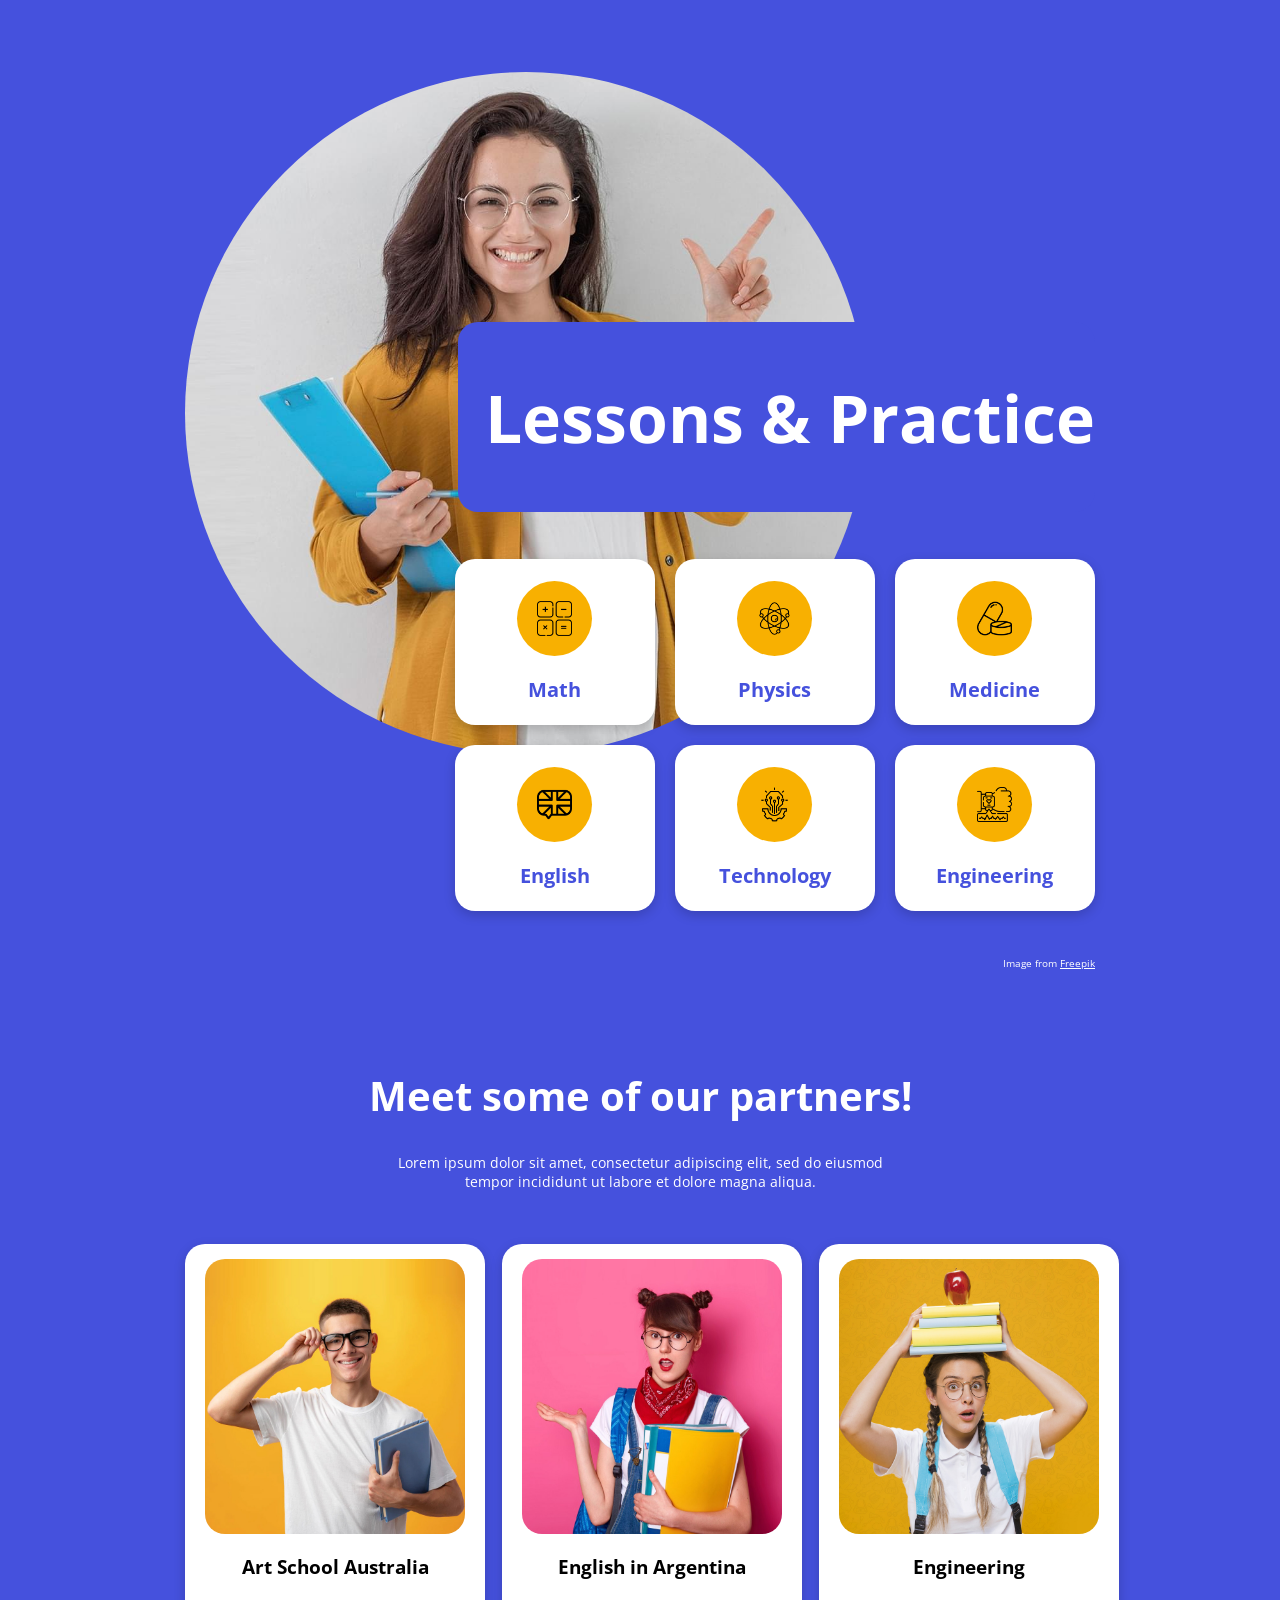
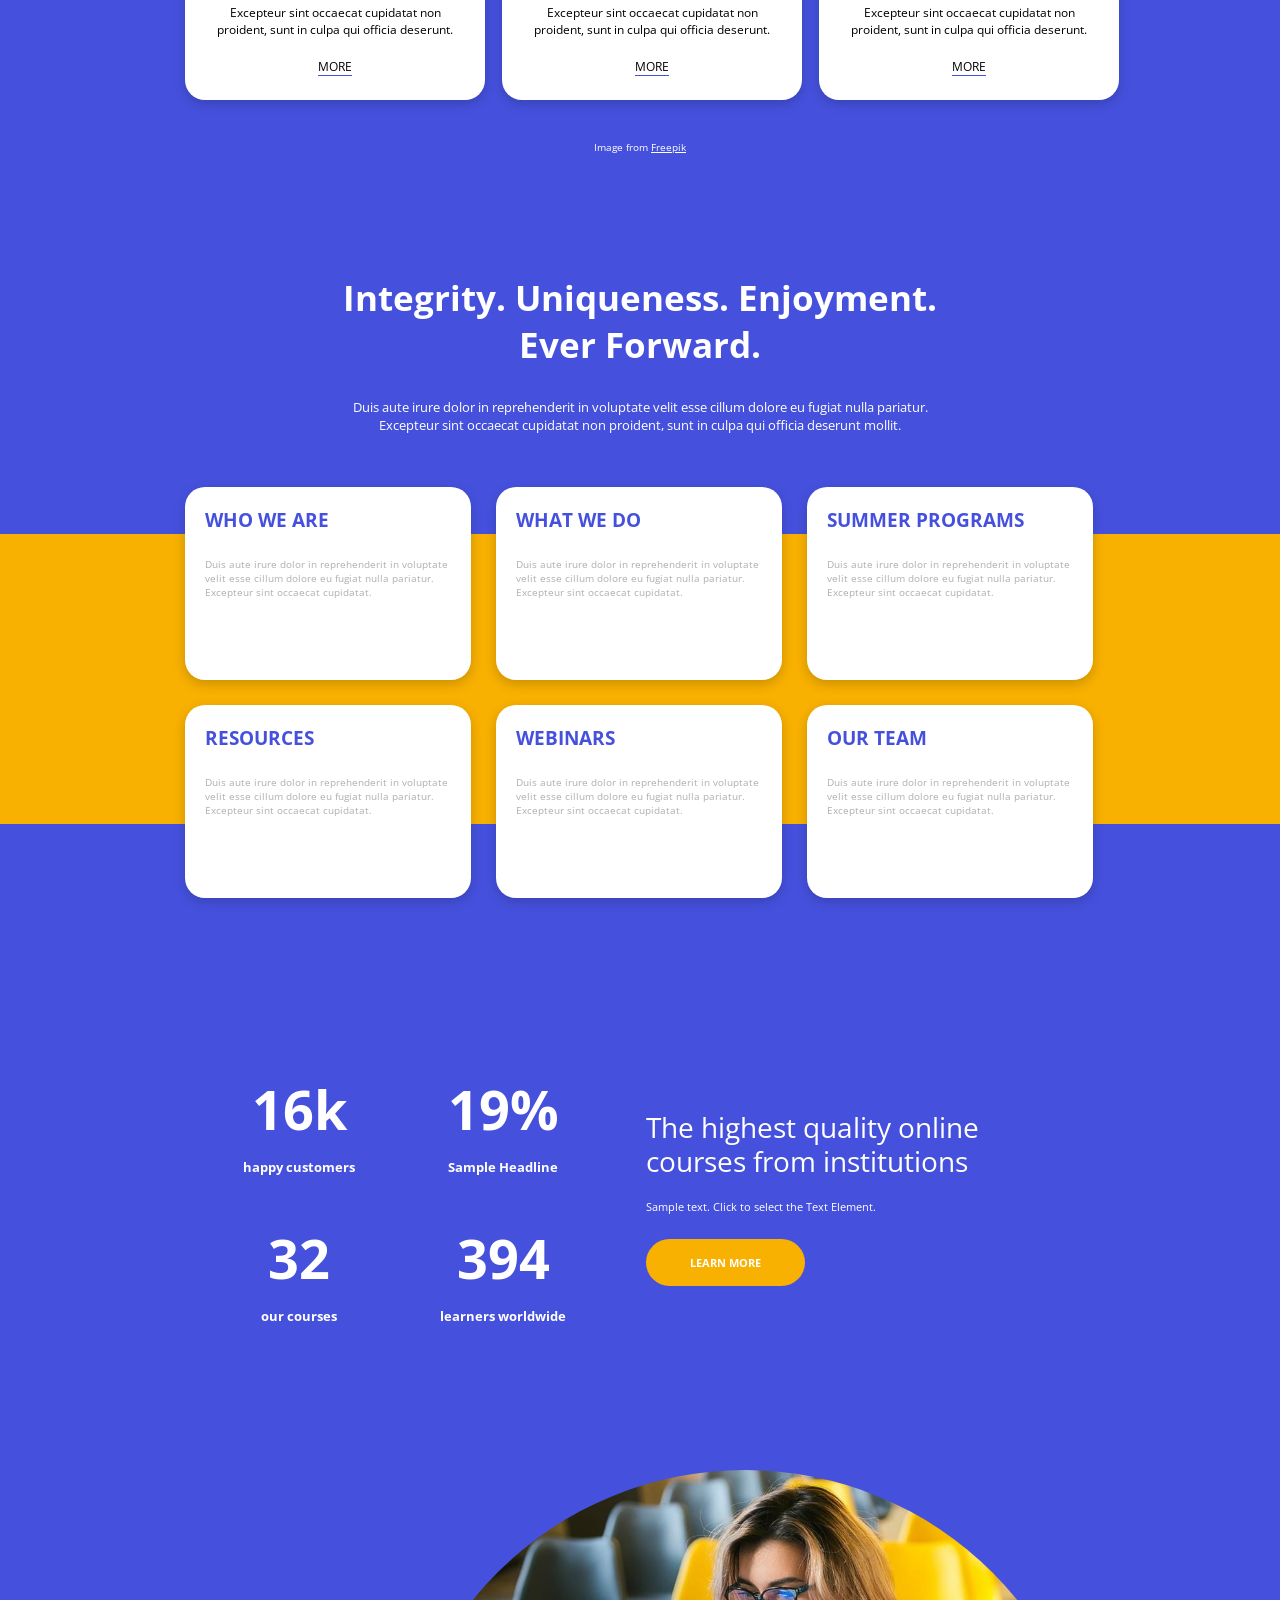
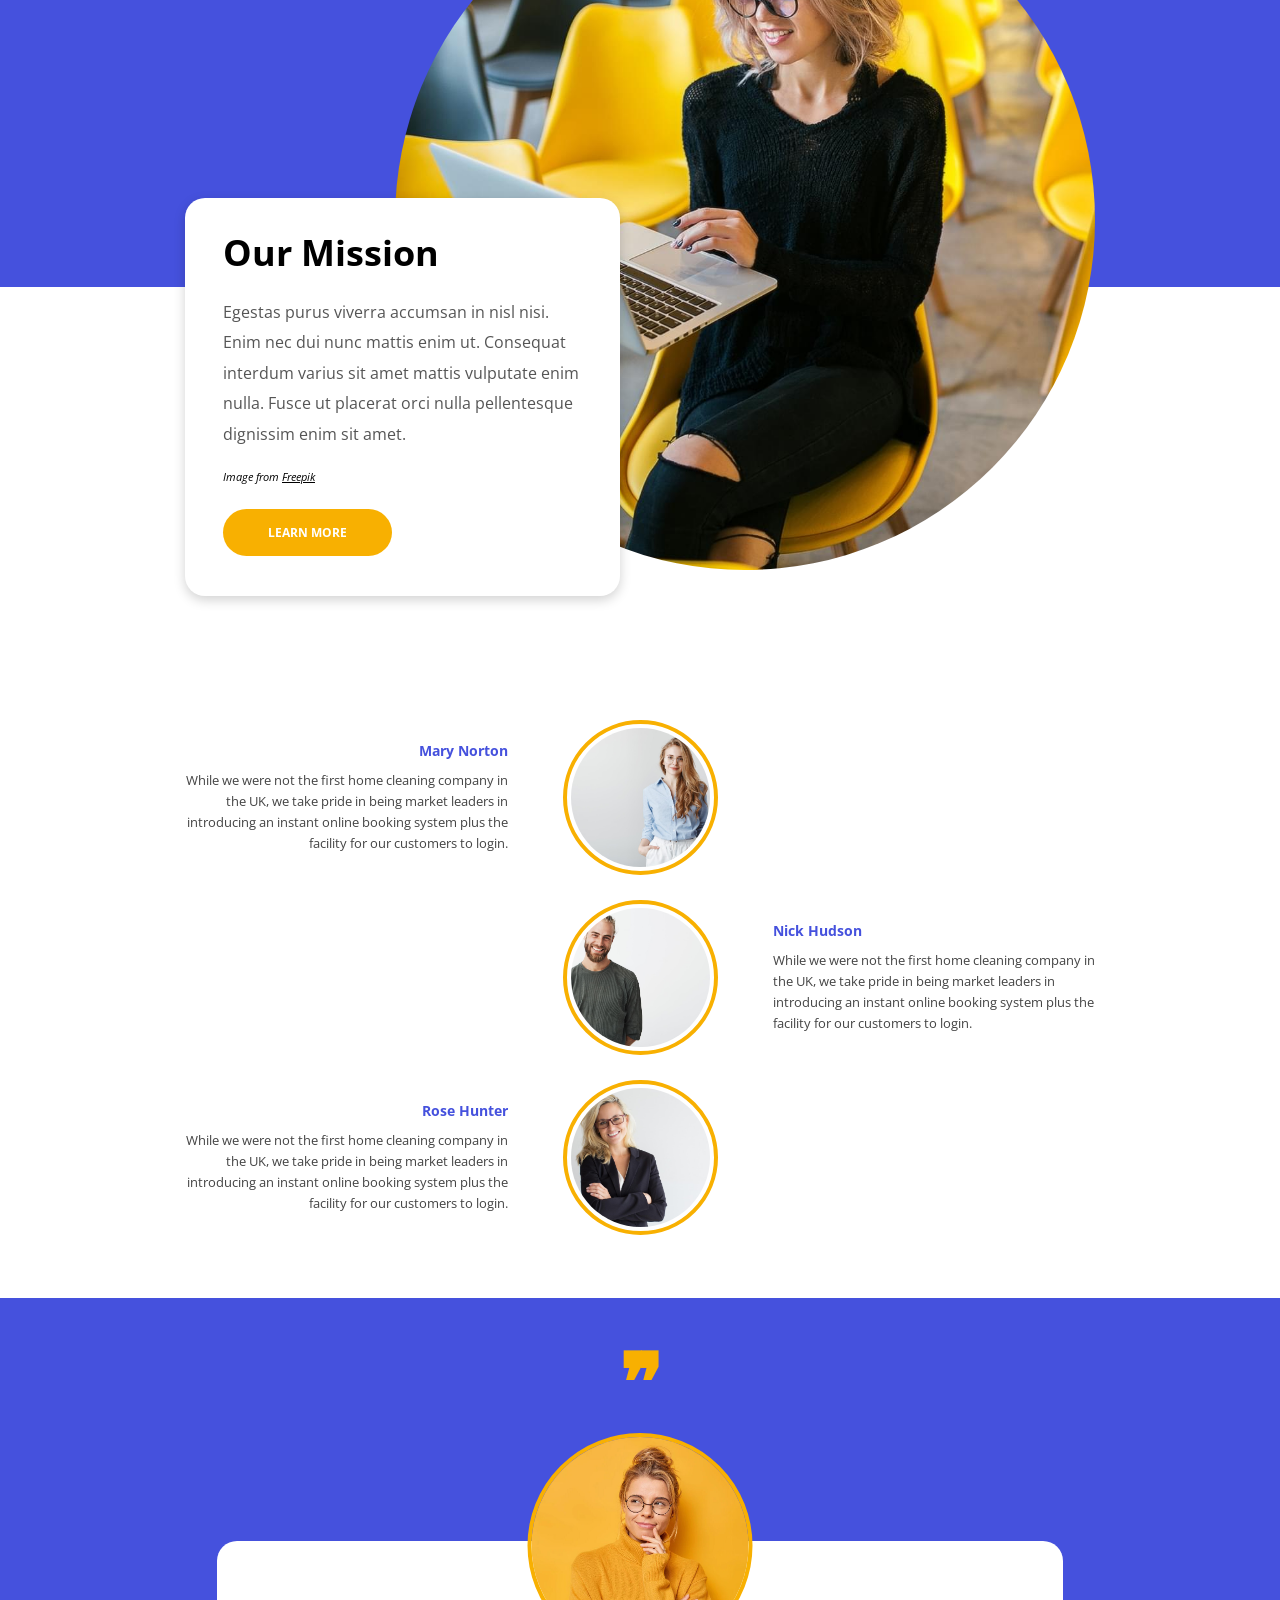
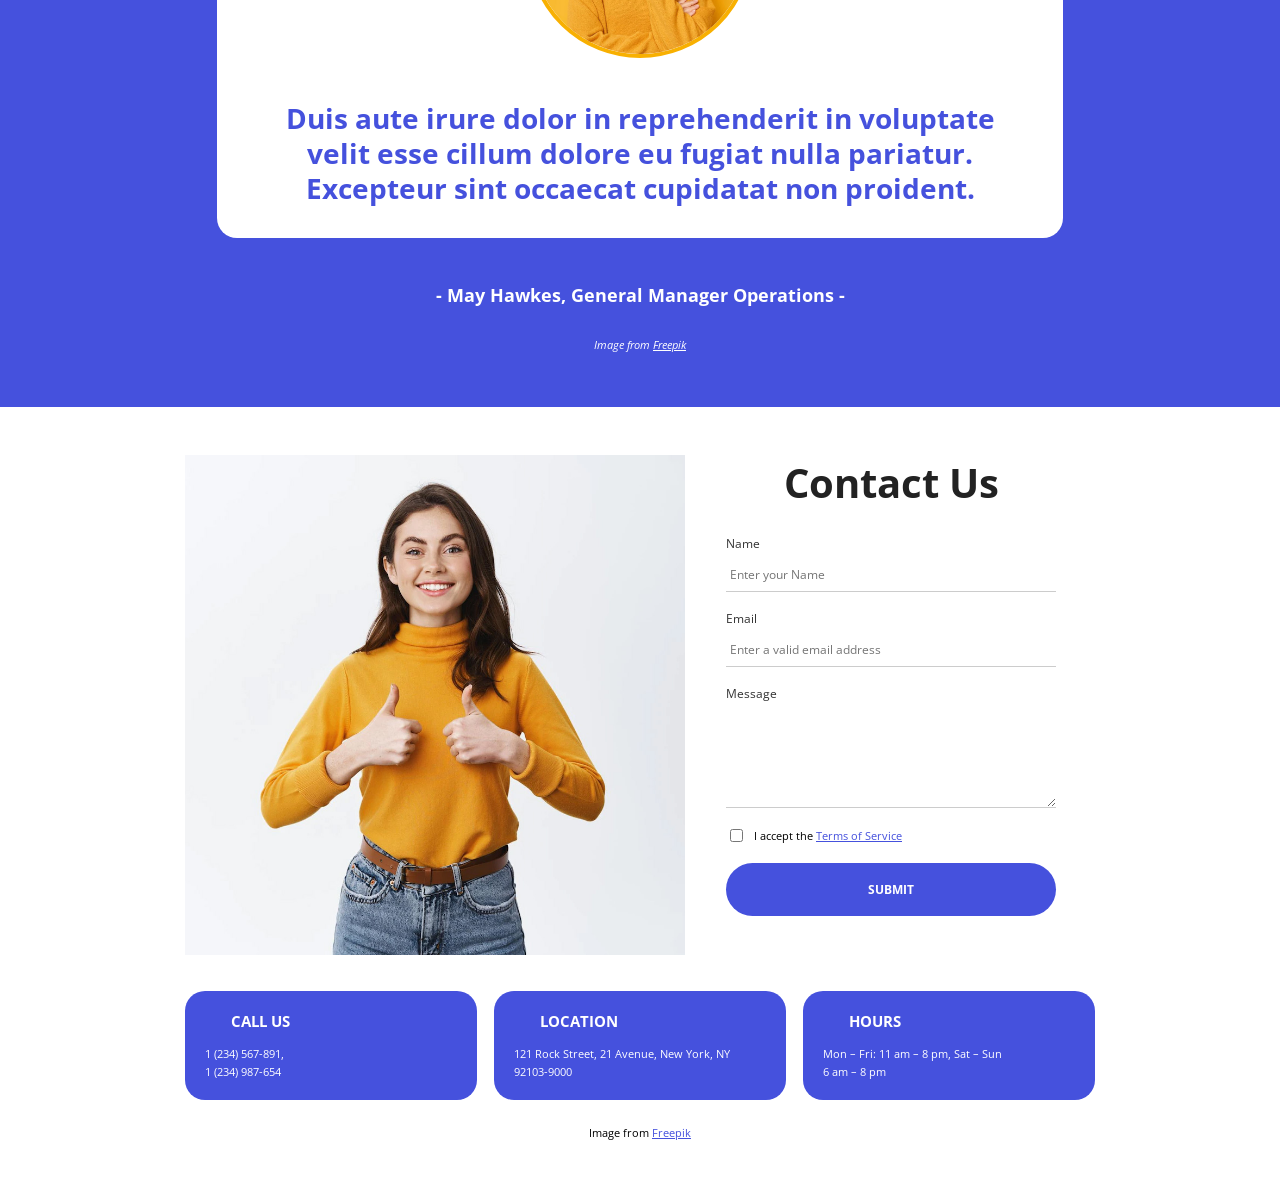
<file: Lab3/index.html>
<!doctype html>
<html lang="en">
  <head>
    <meta charset="UTF-8" />
    <meta name="viewport" content="width=device-width, initial-scale=1.0" />
    <title>Online Education</title>
    <link rel="stylesheet" href="style.css" />
    <link rel="preconnect" href="https://fonts.googleapis.com" />
    <link rel="preconnect" href="https://fonts.gstatic.com"/>
    <link
      href="https://fonts.googleapis.com/css2?family=Open+Sans:ital,wght@0,300..800;1,300..800&display=swap"
      rel="stylesheet"
    />
  </head>
  <body>
    <section class="lessons container">
      <h1 class="lessons-title">Lessons & Practice</h1>
      <ul class="lessons-list">
        <li class="lessons-li">
          <div class="lessons-div">
            <img class="lessons-svg" src="images/maths.png" alt="" />
          </div>
          <p class="lessons-text">Math</p>
        </li>
        <li class="lessons-li">
          <div class="lessons-div">
            <img class="lessons-svg" src="images/atom.png" alt="" />
          </div>
          <p class="lessons-text">Physics</p>
        </li>
        <li class="lessons-li">
          <div class="lessons-div">
            <img class="lessons-svg" src="images/medicine.png" alt="" />
          </div>
          <p class="lessons-text">Medicine</p>
        </li>
        <li class="lessons-li">
          <div class="lessons-div">
            <img class="lessons-svg" src="images/english-language.png" alt="" />
          </div>
          <p class="lessons-text">English</p>
        </li>
        <li class="lessons-li">
          <div class="lessons-div">
            <img class="lessons-svg" src="images/technology.png" alt="" />
          </div>
          <p class="lessons-text">Technology</p>
        </li>
        <li class="lessons-li">
          <div class="lessons-div">
            <img class="lessons-svg" src="images/smart-watch.png" alt="" />
          </div>
          <p class="lessons-text">Engineering</p>
        </li>
      </ul>
      <img class="lessons-img" src="images/bbvv.jpg" alt="" />
      <p class="lessons-add">
        Image from <span class="lessons-span">Freepik</span>
      </p>
    </section>

    <section class="partners container">
      <h2 class="partners-title">Meet some of our partners!</h2>
      <p class="partners-text">
        Lorem ipsum dolor sit amet, consectetur adipiscing elit, sed do eiusmod
        tempor incididunt ut labore et dolore magna aliqua.
      </p>
      <ul class="partners-list">
        <li class="partners-li">
          <img class="partners-img" src="images/fg.jpg" alt="" />
          <h3 class="partners-list-title">Art School Australia</h3>
          <p class="partners-list-text">
            Excepteur sint occaecat cupidatat non proident, sunt in culpa qui
            officia deserunt.
          </p>
          <p class="partners-list-add">MORE</p>
        </li>
        <li class="partners-li">
          <img class="partners-img" src="images/22.jpg" alt="" />
          <h3 class="partners-list-title">English in Argentina</h3>
          <p class="partners-list-text">
            Excepteur sint occaecat cupidatat non proident, sunt in culpa qui
            officia deserunt.
          </p>
          <p class="partners-list-add">MORE</p>
        </li>
        <li class="partners-li">
          <img class="partners-img" src="images/fgfgg.jpg" alt="" />
          <h3 class="partners-list-title">Engineering</h3>
          <p class="partners-list-text">
            Excepteur sint occaecat cupidatat non proident, sunt in culpa qui
            officia deserunt.
          </p>
          <p class="partners-list-add">MORE</p>
        </li>
      </ul>
      <p class="partners-add">
        Image from <span class="partners-span">Freepik</span>
      </p>
    </section>

    <section class="integrity">
      <h2 class="integrity-title">
        Integrity. Uniqueness. Enjoyment. Ever Forward.
      </h2>
      <p class="integrity-text">
        Duis aute irure dolor in reprehenderit in voluptate velit esse cillum
        dolore eu fugiat nulla pariatur. Excepteur sint occaecat cupidatat non
        proident, sunt in culpa qui officia deserunt mollit.
      </p>
      <ul class="integrity-list container">
        <li class="integrity-li">
          <h3 class="integrity-list-title">WHO WE ARE</h3>
          <p class="integrity-list-text">
            Duis aute irure dolor in reprehenderit in voluptate velit esse
            cillum dolore eu fugiat nulla pariatur. Excepteur sint occaecat
            cupidatat.
          </p>
          <svg class="integrity-list-svg"><use href="#icon-arrow"></use></svg>
        </li>
        <li class="integrity-li">
          <h3 class="integrity-list-title">WHAT WE DO</h3>
          <p class="integrity-list-text">
            Duis aute irure dolor in reprehenderit in voluptate velit esse
            cillum dolore eu fugiat nulla pariatur. Excepteur sint occaecat
            cupidatat.
          </p>
          <svg class="integrity-list-svg"><use href="#icon-arrow"></use></svg>
        </li>
        <li class="integrity-li">
          <h3 class="integrity-list-title">SUMMER PROGRAMS</h3>
          <p class="integrity-list-text">
            Duis aute irure dolor in reprehenderit in voluptate velit esse
            cillum dolore eu fugiat nulla pariatur. Excepteur sint occaecat
            cupidatat.
          </p>
          <svg class="integrity-list-svg"><use href="#icon-arrow"></use></svg>
        </li>
        <li class="integrity-li">
          <h3 class="integrity-list-title">RESOURCES</h3>
          <p class="integrity-list-text">
            Duis aute irure dolor in reprehenderit in voluptate velit esse
            cillum dolore eu fugiat nulla pariatur. Excepteur sint occaecat
            cupidatat.
          </p>
          <svg class="integrity-list-svg"><use href="#icon-arrow"></use></svg>
        </li>
        <li class="integrity-li">
          <h3 class="integrity-list-title">WEBINARS</h3>
          <p class="integrity-list-text">
            Duis aute irure dolor in reprehenderit in voluptate velit esse
            cillum dolore eu fugiat nulla pariatur. Excepteur sint occaecat
            cupidatat.
          </p>
          <svg class="integrity-list-svg"><use href="#icon-arrow"></use></svg>
        </li>
        <li class="integrity-li">
          <h3 class="integrity-list-title">OUR TEAM</h3>
          <p class="integrity-list-text">
            Duis aute irure dolor in reprehenderit in voluptate velit esse
            cillum dolore eu fugiat nulla pariatur. Excepteur sint occaecat
            cupidatat.
          </p>
          <svg class="integrity-list-svg"><use href="#icon-arrow"></use></svg>
        </li>
      </ul>
    </section>

    <section class="stats container">
      <ul class="stats-list">
        <li class="stats-li">
          <h3 class="stats-list-title">16k</h3>
          <p class="stats-list-text">happy customers</p>
        </li>
        <li class="stats-li">
          <h3 class="stats-list-title">19%</h3>
          <p class="stats-list-text">Sample Headline</p>
        </li>
        <li class="stats-li">
          <h3 class="stats-list-title">32</h3>
          <p class="stats-list-text">our courses</p>
        </li>
        <li class="stats-li">
          <h3 class="stats-list-title">394</h3>
          <p class="stats-list-text">learners worldwide</p>
        </li>
      </ul>
      <div class="stats-div">
        <h4 class="stats-title">
          The highest quality online courses from institutions
        </h4>
        <p class="stats-text">Sample text. Click to select the Text Element.</p>
        <button class="stats-btn">LEARN MORE</button>
      </div>
    </section>

    <section class="mission">
      <div class="mission-wrap container">
        <img
          class="mission-img"
          src="images/jhj.jpg"
          alt=""
        />
        <div class="mission-card">
          <h2 class="mission-title">Our Mission</h2>
          <p class="mission-text">
            Egestas purus viverra accumsan in nisl nisi. Enim nec dui nunc
            mattis enim ut. Consequat interdum varius sit amet mattis
            vulputate enim nulla. Fusce ut placerat orci nulla pellentesque
            dignissim enim sit amet.
          </p>
          <p class="mission-add">
            Image from <span class="mission-span">Freepik</span>
          </p>
          <button class="mission-btn">LEARN MORE</button>
        </div>
      </div>
    </section>

    <section class="team">
      <ul class="team-list container">
        <li class="team-li">
          <div class="team-info">
            <h3 class="team-list-title">Mary Norton</h3>
            <p class="team-list-text">
              While we were not the first home cleaning company in the UK, we
              take pride in being market leaders in introducing an instant
              online booking system plus the facility for our customers to
              login.
            </p>
          </div>
          <img class="team-img" src="images/mary.jpg" alt="" />
          <svg class="team-svg"><use href="#icon-twitter"></use></svg>
        </li>
        <li class="team-li">
          <div class="team-info">
            <h3 class="team-list-title">Nick Hudson</h3>
            <p class="team-list-text">
              While we were not the first home cleaning company in the UK, we
              take pride in being market leaders in introducing an instant
              online booking system plus the facility for our customers to
              login.
            </p>
          </div>
          <img class="team-img" src="images/nick.jpg" alt="" />
          <svg class="team-svg"><use href="#icon-twitter"></use></svg>
        </li>
        <li class="team-li">
          <div class="team-info">
            <h3 class="team-list-title">Rose Hunter</h3>
            <p class="team-list-text">
              While we were not the first home cleaning company in the UK, we
              take pride in being market leaders in introducing an instant
              online booking system plus the facility for our customers to
              login.
            </p>
          </div>
          <img class="team-img" src="images/rose.jpg" alt="" />
          <svg class="team-svg"><use href="#icon-twitter"></use></svg>
        </li>
      </ul>
    </section>

    <section class="testimonial">
      <div class="testimonial-wrap container">
        <p class="testimonial-icon">❞</p>
        <div class="testimonial-card">
          <img
            class="testimonial-img"
            src="images/444.jpg"
            alt=""
          />
          <p class="testimonial-text">
            Duis aute irure dolor in reprehenderit in voluptate velit esse
            cillum dolore eu fugiat nulla pariatur. Excepteur sint occaecat
            cupidatat non proident.
          </p>
        </div>
        <h4 class="testimonial-author">
          - May Hawkes, General Manager Operations -
        </h4>
        <p class="testimonial-add">
          Image from <span class="testimonial-span">Freepik</span>
        </p>
      </div>
    </section>

    <section class="contact container">
      <div class="contact-wrap">
        <img
          class="contact-img"
          src="images/ddf.jpg"
          alt=""
        />
        <div class="contact-div">
          <h2 class="contact-title">Contact Us</h2>
          <form class="contact-form">
            <label class="contact-label" for="name">Name</label>
            <input
              class="contact-input"
              type="text"
              id="name"
              placeholder="Enter your Name"
            />
            <label class="contact-label" for="email">Email</label>
            <input
              class="contact-input"
              type="email"
              id="email"
              placeholder="Enter a valid email address"
            />
            <label class="contact-label" for="message">Message</label>
            <textarea class="contact-textarea" id="message"></textarea>
            <div class="contact-terms">
              <input type="checkbox" id="terms" />
              <label class="contact-terms-label" for="terms">
                I accept the <span class="contact-span">Terms of Service</span>
              </label>
            </div>
            <button class="contact-btn" type="button">SUBMIT</button>
          </form>
        </div>
      </div>
      <ul class="contact-list">
        <li class="contact-li">
          <h3 class="contact-list-title">
            <svg class="contact-list-svg"><use href="#icon-phone"></use></svg>
            CALL US
          </h3>
          <p class="contact-list-text">1 (234) 567-891,<br />1 (234) 987-654</p>
        </li>
        <li class="contact-li">
          <h3 class="contact-list-title">
            <svg class="contact-list-svg"><use href="#icon-pin"></use></svg>
            LOCATION
          </h3>
          <p class="contact-list-text">121 Rock Street, 21 Avenue, New York, NY<br />92103-9000</p>
        </li>
        <li class="contact-li">
          <h3 class="contact-list-title">
            <svg class="contact-list-svg"><use href="#icon-clock"></use></svg>
            HOURS
          </h3>
          <p class="contact-list-text">Mon – Fri: 11 am – 8 pm, Sat – Sun<br />6 am – 8 pm</p>
        </li>
      </ul>
      <p class="contact-add">Image from <span class="contact-span">Freepik</span></p>
    </section>
  </body>
</html>
</file>
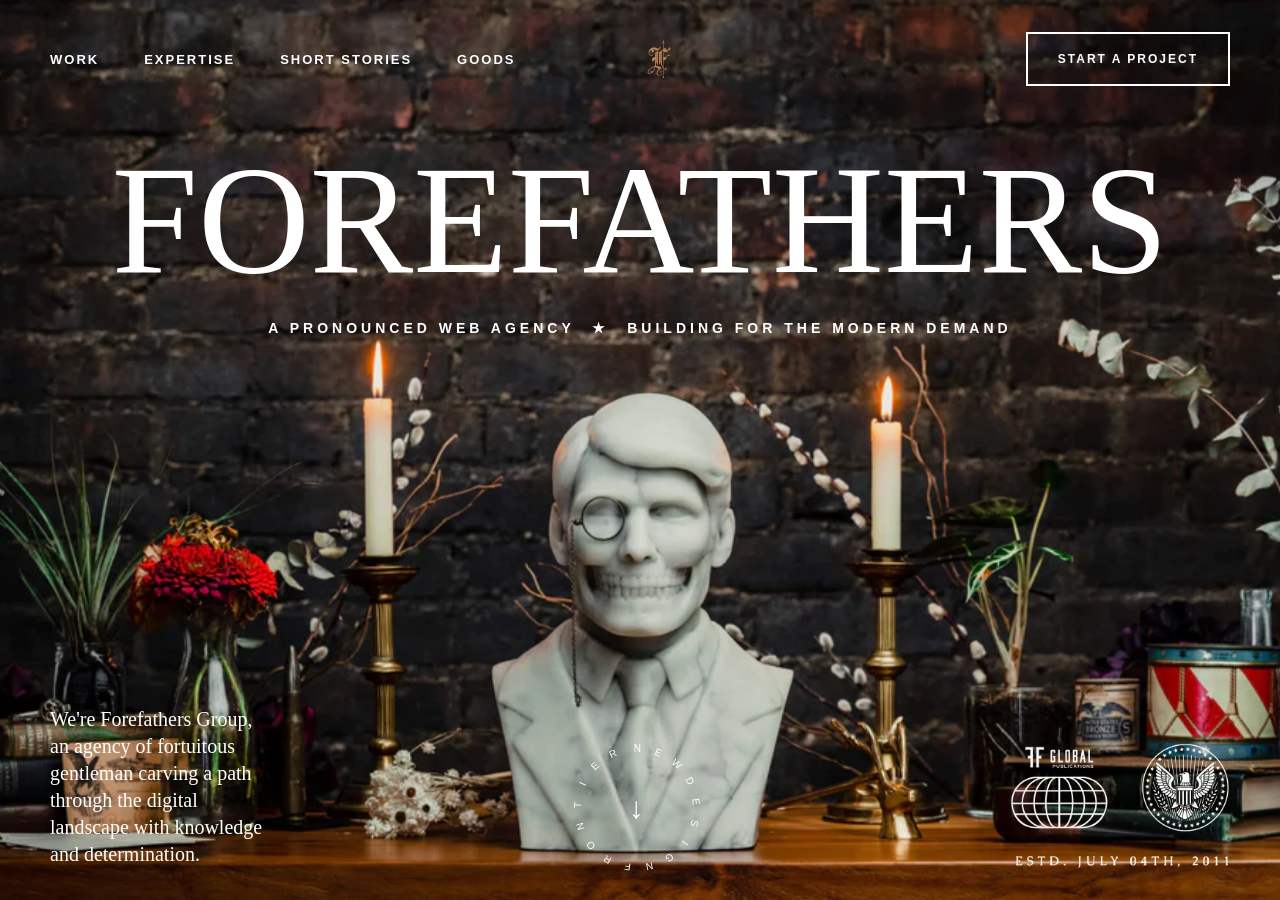
<file: Lab6/index.html>
<!DOCTYPE html>
<html>
<head>
    <title>Pract 6</title>
    <link href="./style.css" rel="stylesheet">
</head>
<body>
    <div class="container">
        <div>
            <div class="the_main_flex">
                <div class="flex">
                    <div class="flex_text">Work</div>
                    <div class="flex_text">Expertise</div>
                    <div class="flex_text">Short Stories</div>
                    <div class="flex_text">Goods</div>
                </div>
                
                <img src="./Materials/logo.svg" class="logo">

                <div class="flex2">
                    <button>START A PROJECT</button>
                </div>
            </div>

            <div class="forefathers">forefathers</div>

            <div class="description">
                A pronounced web agency
                <span class="star">★</span>
                building for the modern demand
            </div>
        </div>

        <div class="container2">
            <div class="about_us">
                We're Forefathers Group, an agency of fortuitous gentleman carving a path through the digital landscape with knowledge <br> and determination.
            </div>

            <div class="container_circle">
                <div class="arrow-circle">
                    <div class="letter">
                        <span class="N">N</span>
                        <span class="E">E</span>
                        <span class="W">W</span>
                        <span class="D">D</span>
                        <span class="E2">E</span>
                        <span class="S">S</span>
                        <span class="I">I</span>
                        <span class="G">G</span>
                        <span class="N2">N</span>
                        <span class="F">F</span>
                        <span class="R">R</span>
                        <span class="O">O</span>
                        <span class="N3">N</span>
                        <span class="T">T</span>
                        <span class="I2">I</span>
                        <span class="E3">E</span>
                        <span class="R2">R</span>
                    </div>

                    <div class="arrow">↓</div>
                </div>
            </div>

            <div class="stamp-box">
                <img src="./Materials/home-hero-emblems.png" class="img2">
            </div>
        </div>

    </div>
</body>
</html>
</file>
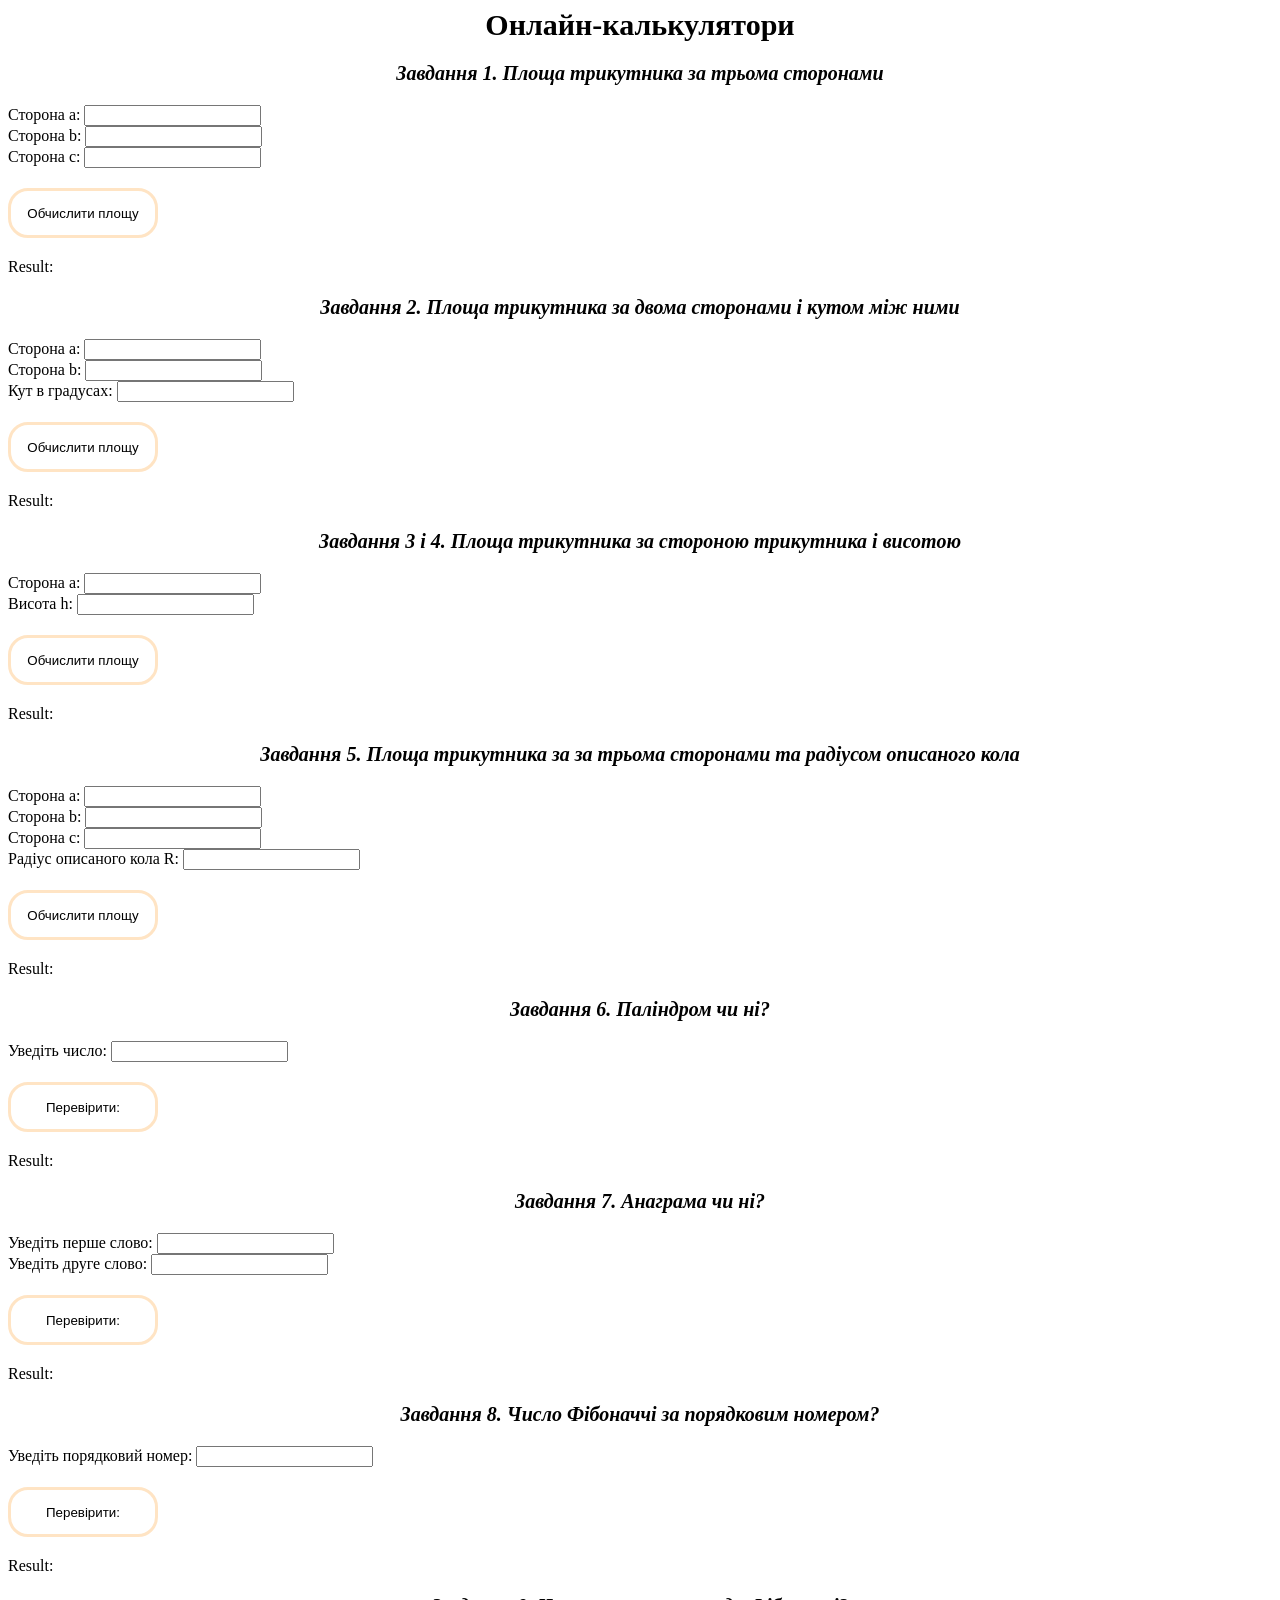
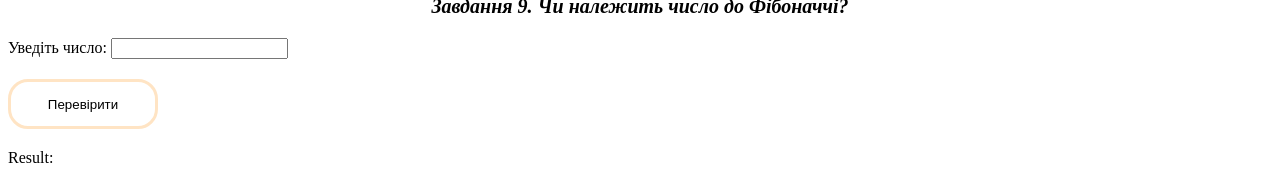
<file: Lab7/index.html>
<!DOCTYPE html>
<html>
<head>
    <title>Pract 7</title>
    <link rel="stylesheet" href="./style.css">
</head>
<body>
    <div class="heading">
        Онлайн-калькулятори
    </div>
    <div class="task">
        Завдання 1. Площа трикутника за трьома сторонами
    </div>

    <div>
        <div>
            <label for="a">Сторона a:</label>
            <input type="number" id="a">
        </div>

        <div>
            <label for="b">Сторона b:</label>
            <input type="number" id="b">
        </div>

        <div>
            <label for="c">Сторона c:</label>
            <input type="number" id="c">
        </div>
    </div>

    <button>Обчислити площу</button>

    <div id="result" class="result">
        Result:
    </div>


    <div class="task">
        Завдання 2. Площа трикутника за двома сторонами і кутом між ними
    </div>

    <div>
        <div>
            <label for="a2">Сторона a:</label>
            <input type="number" id="a2">
        </div>

        <div>
            <label for="b2">Сторона b:</label>
            <input type="number" id="b2">
        </div>

        <div>
            <label for="degree">Кут в градусах:</label>
            <input type="number" id="degree">
        </div>
    </div>

    <button id="button-2">Обчислити площу</button>

    <div id="result2" class="result">
        Result:
    </div>


    <div class="task">
        Завдання 3 і 4. Площа трикутника за стороною трикутника і висотою
    </div>

    <div>
        <div>
            <label for="a3">Сторона a:</label>
            <input type="number" id="a3">
        </div>

        <div>
            <label for="h">Висота h:</label>
            <input type="number" id="h">
        </div>
    </div>

    <button id="button-3">Обчислити площу</button>

    <div id="result3" class="result">
        Result:
    </div>


    <div class="task">
        Завдання 5. Площа трикутника за за трьома сторонами та радіусом описаного кола
    </div>

    <div>
        <div>
            <label for="a5">Сторона a:</label>
            <input type="number" id="a5">
        </div>

        <div>
            <label for="b5">Сторона b:</label>
            <input type="number" id="b5">
        </div>

        <div>
            <label for="c5">Сторона c:</label>
            <input type="number" id="c5">
        </div>

        <div>
            <label for="R">Радіус описаного кола R:</label>
            <input type="number" id="R">
        </div>
    </div>

    <button id="button-5">Обчислити площу</button>

    <div id="result5" class="result">
        Result:
    </div>


    <div class="task">
        Завдання 6. Паліндром чи ні?
    </div>
    <div>
        <label for="number">Уведіть число:</label>
        <input type="number" id="number">
    </div>

    <button id="button-6">Перевірити:</button>

    <div id="result6" class="result">
        Result:
    </div>


    <div class="task">
        Завдання 7. Анаграма чи ні?
    </div>
    <div>
        <label for="word-1">Уведіть перше слово:</label>
        <input type="text" id="word-1">
    </div>
    <div>
        <label for="word-2">Уведіть друге слово:</label>
        <input type="text" id="word-2">
    </div>

    <button id="button-7">Перевірити:</button>

    <div id="result7" class="result">
        Result:
    </div>


    <div class="task">
        Завдання 8. Число Фібоначчі за порядковим номером?
    </div>
    <div>
        <label for="number2">Уведіть порядковий номер:</label>
        <input type="number" id="number2">
    </div>

    <button id="button-8">Перевірити:</button>

    <div id="result8" class="result">
        Result:
    </div>


    <div class="task">
        Завдання 9. Чи належить число до Фібоначчі?
    </div>

    <div>
        <label for="number3">Уведіть число:</label>
        <input type="number" id="number3">
    </div>

    <button id="button-9">Перевірити</button>

    <div id="result9" class="result">
        Result:
    </div>

        <script src="./javascript.js"></script>
</body>
</html>
</file>
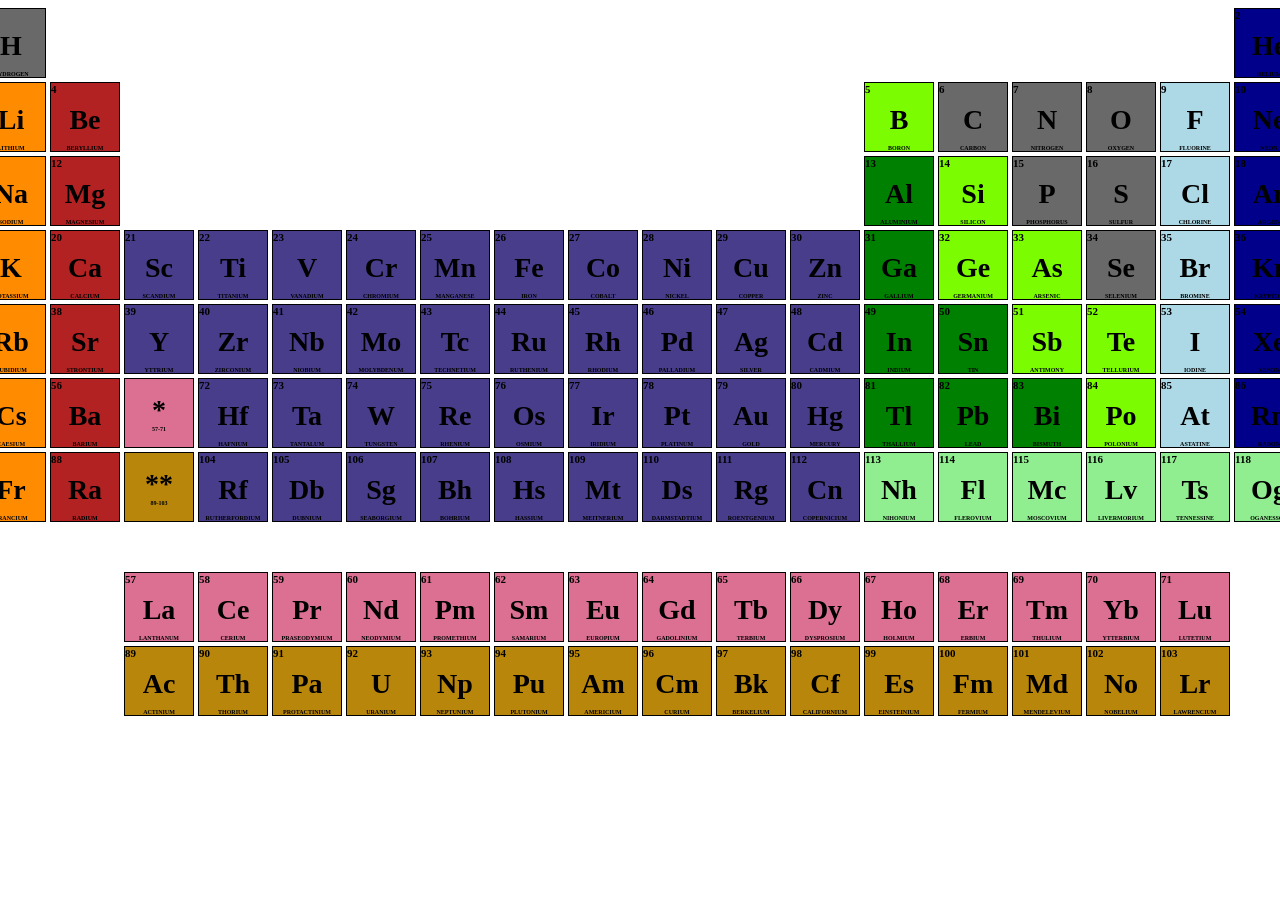
<file: Lab1/Task1/index.html>
<!DOCTYPE html>
<html lang="uk">
<head>
    <!-- Підключення CSS -->
    <link href="./index.css" rel="stylesheet" />
</head>
<body>
    <div class="container">

        <div id="H" class="first">
            <span class="number">1</span>
            <span class="symbol">H</span>
            <span class="name">Hydrogen</span>
        </div>
        <div id="He" class="eighteen">
            <span class="number">2</span>
            <span class="symbol">He</span>
            <span class="name">Helium</span>
        </div>

        <div id="Li" class="first">
            <span class="number">3</span>
            <span class="symbol">Li</span>
            <span class="name">Lithium</span>
        </div>
        <div id="Be" class="second">
            <span class="number">4</span>
            <span class="symbol">Be</span>
            <span class="name">Beryllium</span>
        </div>
        <div id="B" class="thirteen">
            <span class="number">5</span>
            <span class="symbol">B</span>
            <span class="name">Boron</span>
        </div>
        <div id="C" class="fourteen">
            <span class="number">6</span>
            <span class="symbol">C</span>
            <span class="name">Carbon</span>
        </div>
        <div id="N" class="fifteen">
            <span class="number">7</span>
            <span class="symbol">N</span>
            <span class="name">Nitrogen</span>
        </div>
        <div id="O" class="sixteen">
            <span class="number">8</span>
            <span class="symbol">O</span>
            <span class="name">Oxygen</span>
        </div>
        <div id="F" class="seventeen">
            <span class="number">9</span>
            <span class="symbol">F</span>
            <span class="name">Fluorine</span>
        </div>
        <div id="Ne" class="eighteen">
            <span class="number">10</span>
            <span class="symbol">Ne</span>
            <span class="name">Neon</span>
        </div>

        <div id="Na" class="first">
            <span class="number">11</span>
            <span class="symbol">Na</span>
            <span class="name">Sodium</span>
        </div>
        <div id="Mg" class="second">
            <span class="number">12</span>
            <span class="symbol">Mg</span>
            <span class="name">Magnesium</span>
        </div>
        <div id="Al" class="thirteen">
            <span class="number">13</span>
            <span class="symbol">Al</span>
            <span class="name">Aluminium</span>
        </div>
        <div id="Si" class="fourteen">
            <span class="number">14</span>
            <span class="symbol">Si</span>
            <span class="name">Silicon</span>
        </div>
        <div id="P" class="fifteen">
            <span class="number">15</span>
            <span class="symbol">P</span>
            <span class="name">Phosphorus</span>
        </div>
        <div id="S" class="sixteen">
            <span class="number">16</span>
            <span class="symbol">S</span>
            <span class="name">Sulfur</span>
        </div>
        <div id="Cl" class="seventeen">
            <span class="number">17</span>
            <span class="symbol">Cl</span>
            <span class="name">Chlorine</span>
        </div>
        <div id="Ar" class="eighteen">
            <span class="number">18</span>
            <span class="symbol">Ar</span>
            <span class="name">Argon</span>
        </div>

        <div id="K" class="first">
            <span class="number">19</span>
            <span class="symbol">K</span>
            <span class="name">Potassium</span>
        </div>
        <div id="Ca" class="second">
            <span class="number">20</span>
            <span class="symbol">Ca</span>
            <span class="name">Calcium</span>
        </div>
        <div id="Sc" class="third">
            <span class="number">21</span>
            <span class="symbol">Sc</span>
            <span class="name">Scandium</span>
        </div>
        <div id="Ti" class="fourth">
            <span class="number">22</span>
            <span class="symbol">Ti</span>
            <span class="name">Titanium</span>
        </div>
        <div id="V" class="fifth">
            <span class="number">23</span>
            <span class="symbol">V</span>
            <span class="name">Vanadium</span>
        </div>
        <div id="Cr" class="sixth">
            <span class="number">24</span>
            <span class="symbol">Cr</span>
            <span class="name">Chromium</span>
        </div>
        <div id="Mn" class="seventh">
            <span class="number">25</span>
            <span class="symbol">Mn</span>
            <span class="name">Manganese</span>
        </div>
        <div id="Fe" class="eighth">
            <span class="number">26</span>
            <span class="symbol">Fe</span>
            <span class="name">Iron</span>
        </div>
        <div id="Co" class="ninth">
            <span class="number">27</span>
            <span class="symbol">Co</span>
            <span class="name">Cobalt</span>
        </div>
        <div id="Ni" class="tenth">
            <span class="number">28</span>
            <span class="symbol">Ni</span>
            <span class="name">Nickel</span>
        </div>
        <div id="Cu" class="eleventh">
            <span class="number">29</span>
            <span class="symbol">Cu</span>
            <span class="name">Copper</span>
        </div>
        <div id="Zn" class="twelfth">
            <span class="number">30</span>
            <span class="symbol">Zn</span>
            <span class="name">Zinc</span>
        </div>
        <div id="Ga" class="thirteen">
            <span class="number">31</span>
            <span class="symbol">Ga</span>
            <span class="name">Gallium</span>
        </div>
        <div id="Ge" class="fourteen">
            <span class="number">32</span>
            <span class="symbol">Ge</span>
            <span class="name">Germanium</span>
        </div>
        <div id="As" class="fifteen">
            <span class="number">33</span>
            <span class="symbol">As</span>
            <span class="name">Arsenic</span>
        </div>
        <div id="Se" class="sixteen">
            <span class="number">34</span>
            <span class="symbol">Se</span>
            <span class="name">Selenium</span>
        </div>
        <div id="Br" class="seventeen">
            <span class="number">35</span>
            <span class="symbol">Br</span>
            <span class="name">Bromine</span>
        </div>
        <div id="Kr" class="eighteen">
            <span class="number">36</span>
            <span class="symbol">Kr</span>
            <span class="name">Krypton</span>
        </div>

        <div id="Rb" class="first">
            <span class="number">37</span>
            <span class="symbol">Rb</span>
            <span class="name">Rubidium</span>
        </div>
        <div id="Sr" class="second">
            <span class="number">38</span>
            <span class="symbol">Sr</span>
            <span class="name">Strontium</span>
        </div>
        <div id="Y" class="third">
            <span class="number">39</span>
            <span class="symbol">Y</span>
            <span class="name">Yttrium</span>
        </div>
        <div id="Zr" class="fourth">
            <span class="number">40</span>
            <span class="symbol">Zr</span>
            <span class="name">Zirconium</span>
        </div>
        <div id="Nb" class="fifth">
            <span class="number">41</span>
            <span class="symbol">Nb</span>
            <span class="name">Niobium</span>
        </div>
        <div id="Mo" class="sixth">
            <span class="number">42</span>
            <span class="symbol">Mo</span>
            <span class="name">Molybdenum</span>
        </div>
        <div id="Tc" class="seventh">
            <span class="number">43</span>
            <span class="symbol">Tc</span>
            <span class="name">Technetium</span>
        </div>
        <div id="Ru" class="eighth">
            <span class="number">44</span>
            <span class="symbol">Ru</span>
            <span class="name">Ruthenium</span>
        </div>
        <div id="Rh" class="ninth">
            <span class="number">45</span>
            <span class="symbol">Rh</span>
            <span class="name">Rhodium</span>
        </div>
        <div id="Pd" class="tenth">
            <span class="number">46</span>
            <span class="symbol">Pd</span>
            <span class="name">Palladium</span>
        </div>
        <div id="Ag" class="eleventh">
            <span class="number">47</span>
            <span class="symbol">Ag</span>
            <span class="name">Silver</span>
        </div>
        <div id="Cd" class="twelfth">
            <span class="number">48</span>
            <span class="symbol">Cd</span>
            <span class="name">Cadmium</span>
        </div>
        <div id="In" class="thirteen">
            <span class="number">49</span>
            <span class="symbol">In</span>
            <span class="name">Indium</span>
        </div>
        <div id="Sn" class="fourteen">
            <span class="number">50</span>
            <span class="symbol">Sn</span>
            <span class="name">Tin</span>
        </div>
        <div id="Sb" class="fifteen">
            <span class="number">51</span>
            <span class="symbol">Sb</span>
            <span class="name">Antimony</span>
        </div>
        <div id="Te" class="sixteen">
            <span class="number">52</span>
            <span class="symbol">Te</span>
            <span class="name">Tellurium</span>
        </div>
        <div id="I" class="seventeen">
            <span class="number">53</span>
            <span class="symbol">I</span>
            <span class="name">Iodine</span>
        </div>
        <div id="Xe" class="eighteen">
            <span class="number">54</span>
            <span class="symbol">Xe</span>
            <span class="name">Xenon</span>
        </div>

        <div id="Cs" class="first">
            <span class="number">55</span>
            <span class="symbol">Cs</span>
            <span class="name">Caesium</span>
        </div>
        <div id="Ba" class="second">
            <span class="number">56</span>
            <span class="symbol">Ba</span>
            <span class="name">Barium</span>
        </div>
        <div id="star" class="third">
            <span class="symbol">*</span>
            <span class="name">57-71</span>
        </div>
        <div id="Hf" class="fourth">
            <span class="number">72</span>
            <span class="symbol">Hf</span>
            <span class="name">Hafnium</span>
        </div>
        <div id="Ta" class="fifth">
            <span class="number">73</span>
            <span class="symbol">Ta</span>
            <span class="name">Tantalum</span>
        </div>
        <div id="W" class="sixth">
            <span class="number">74</span>
            <span class="symbol">W</span>
            <span class="name">Tungsten</span>
        </div>
        <div id="Re" class="seventh">
            <span class="number">75</span>
            <span class="symbol">Re</span>
            <span class="name">Rhenium</span>
        </div>
        <div id="Os" class="eighth">
            <span class="number">76</span>
            <span class="symbol">Os</span>
            <span class="name">Osmium</span>
        </div>
        <div id="Ir" class="ninth">
            <span class="number">77</span>
            <span class="symbol">Ir</span>
            <span class="name">Iridium</span>
        </div>
        <div id="Pt" class="tenth">
            <span class="number">78</span>
            <span class="symbol">Pt</span>
            <span class="name">Platinum</span>
        </div>
        <div id="Au" class="eleventh">
            <span class="number">79</span>
            <span class="symbol">Au</span>
            <span class="name">Gold</span>
        </div>
        <div id="Hg" class="twelfth">
            <span class="number">80</span>
            <span class="symbol">Hg</span>
            <span class="name">Mercury</span>
        </div>
        <div id="Tl" class="thirteen">
            <span class="number">81</span>
            <span class="symbol">Tl</span>
            <span class="name">Thallium</span>
        </div>
        <div id="Pb" class="fourteen">
            <span class="number">82</span>
            <span class="symbol">Pb</span>
            <span class="name">Lead</span>
        </div>
        <div id="Bi" class="fifteen">
            <span class="number">83</span>
            <span class="symbol">Bi</span>
            <span class="name">Bismuth</span>
        </div>
        <div id="Po" class="sixteen">
            <span class="number">84</span>
            <span class="symbol">Po</span>
            <span class="name">Polonium</span>
        </div>
        <div id="At" class="seventeen">
            <span class="number">85</span>
            <span class="symbol">At</span>
            <span class="name">Astatine</span>
        </div>
        <div id="Rn" class="eighteen">
            <span class="number">86</span>
            <span class="symbol">Rn</span>
            <span class="name">Radon</span>
        </div>

        <div id="Fr" class="first">
            <span class="number">87</span>
            <span class="symbol">Fr</span>
            <span class="name">Francium</span>
        </div>
        <div id="Ra" class="second">
            <span class="number">88</span>
            <span class="symbol">Ra</span>
            <span class="name">Radium</span>
        </div>
        <div id="second_star" class="third">
            <span class="symbol">**</span>
            <span class="name">89-103</span>
        </div>
        <div id="Rf" class="fourth">
            <span class="number">104</span>
            <span class="symbol">Rf</span>
            <span class="name">Rutherfordium</span>
        </div>
        <div id="Db" class="fifth">
            <span class="number">105</span>
            <span class="symbol">Db</span>
            <span class="name">Dubnium</span>
        </div>
        <div id="Sg" class="sixth">
            <span class="number">106</span>
            <span class="symbol">Sg</span>
            <span class="name">Seaborgium</span>
        </div>
        <div id="Bh" class="seventh">
            <span class="number">107</span>
            <span class="symbol">Bh</span>
            <span class="name">Bohrium</span>
        </div>
        <div id="Hs" class="eighth">
            <span class="number">108</span>
            <span class="symbol">Hs</span>
            <span class="name">Hassium</span>
        </div>
        <div id="Mt" class="ninth">
            <span class="number">109</span>
            <span class="symbol">Mt</span>
            <span class="name">Meitnerium</span>
        </div>
        <div id="Ds" class="tenth">
            <span class="number">110</span>
            <span class="symbol">Ds</span>
            <span class="name">Darmstadtium</span>
        </div>
        <div id="Rg" class="eleventh">
            <span class="number">111</span>
            <span class="symbol">Rg</span>
            <span class="name">Roentgenium</span>
        </div>
        <div id="Cn" class="twelfth">
            <span class="number">112</span>
            <span class="symbol">Cn</span>
            <span class="name">Copernicium</span>
        </div>
        <div id="Nh" class="thirteen">
            <span class="number">113</span>
            <span class="symbol">Nh</span>
            <span class="name">Nihonium</span>
        </div>
        <div id="Fl" class="fourteen">
            <span class="number">114</span>
            <span class="symbol">Fl</span>
            <span class="name">Flerovium</span>
        </div>
        <div id="Mc" class="fifteen">
            <span class="number">115</span>
            <span class="symbol">Mc</span>
            <span class="name">Moscovium</span>
        </div>
        <div id="Lv" class="sixteen">
            <span class="number">116</span>
            <span class="symbol">Lv</span>
            <span class="name">Livermorium</span>
        </div>
        <div id="Ts" class="seventeen">
            <span class="number">117</span>
            <span class="symbol">Ts</span>
            <span class="name">Tennessine</span>
        </div>
        <div id="Og" class="eighteen">
            <span class="number">118</span>
            <span class="symbol">Og</span>
            <span class="name">Oganesson</span>
        </div>
    </div>

    <div class="second-container">
        <div id="La" class="third">
            <span class="number">57</span>
            <span class="symbol">La</span>
            <span class="name">Lanthanum</span>
        </div>
        <div id="Ce" class="fourth">
            <span class="number">58</span>
            <span class="symbol">Ce</span>
            <span class="name">Cerium</span>
        </div>
        <div id="Pr" class="fifth">
            <span class="number">59</span>
            <span class="symbol">Pr</span>
            <span class="name">Praseodymium</span>
        </div>
        <div id="Nd" class="sixth">
            <span class="number">60</span>
            <span class="symbol">Nd</span>
            <span class="name">Neodymium</span>
        </div>
        <div id="Pm" class="seventh">
            <span class="number">61</span>
            <span class="symbol">Pm</span>
            <span class="name">Promethium</span>
        </div>
        <div id="Sm" class="eighth">
            <span class="number">62</span>
            <span class="symbol">Sm</span>
            <span class="name">Samarium</span>
        </div>
        <div id="Eu" class="ninth">
            <span class="number">63</span>
            <span class="symbol">Eu</span>
            <span class="name">Europium</span>
        </div>
        <div id="Gd" class="tenth">
            <span class="number">64</span>
            <span class="symbol">Gd</span>
            <span class="name">Gadolinium</span>
        </div>
        <div id="Tb" class="eleventh">
            <span class="number">65</span>
            <span class="symbol">Tb</span>
            <span class="name">Terbium</span>
        </div>
        <div id="Dy" class="twelfth">
            <span class="number">66</span>
            <span class="symbol">Dy</span>
            <span class="name">Dysprosium</span>
        </div>
        <div id="Ho" class="thirteen">
            <span class="number">67</span>
            <span class="symbol">Ho</span>
            <span class="name">Holmium</span>
        </div>
        <div id="Er" class="fourteen">
            <span class="number">68</span>
            <span class="symbol">Er</span>
            <span class="name">Erbium</span>
        </div>
        <div id="Tm" class="fifteen">
            <span class="number">69</span>
            <span class="symbol">Tm</span>
            <span class="name">Thulium</span>
        </div>
        <div id="Yb" class="sixteen">
            <span class="number">70</span>
            <span class="symbol">Yb</span>
            <span class="name">Ytterbium</span>
        </div>
        <div id="Lu" class="seventeen">
            <span class="number">71</span>
            <span class="symbol">Lu</span>
            <span class="name">Lutetium</span>
        </div>

        <div id="Ac" class="third">
            <span class="number">89</span>
            <span class="symbol">Ac</span>
            <span class="name">Actinium</span>
        </div>
        <div id="Th" class="fourth">
            <span class="number">90</span>
            <span class="symbol">Th</span>
            <span class="name">Thorium</span>
        </div>
        <div id="Pa" class="fifth">
            <span class="number">91</span>
            <span class="symbol">Pa</span>
            <span class="name">Protactinium</span>
        </div>
        <div id="U" class="sixth">
            <span class="number">92</span>
            <span class="symbol">U</span>
            <span class="name">Uranium</span>
        </div>
        <div id="Np" class="seventh">
            <span class="number">93</span>
            <span class="symbol">Np</span>
            <span class="name">Neptunium</span>
        </div>
        <div id="Pu" class="eighth">
            <span class="number">94</span>
            <span class="symbol">Pu</span>
            <span class="name">Plutonium</span>
        </div>
        <div id="Am" class="ninth">
            <span class="number">95</span>
            <span class="symbol">Am</span>
            <span class="name">Americium</span>
        </div>
        <div id="Cm" class="tenth">
            <span class="number">96</span>
            <span class="symbol">Cm</span>
            <span class="name">Curium</span>
        </div>
        <div id="Bk" class="eleventh">
            <span class="number">97</span>
            <span class="symbol">Bk</span>
            <span class="name">Berkelium</span>
        </div>
        <div id="Cf" class="twelfth">
            <span class="number">98</span>
            <span class="symbol">Cf</span>
            <span class="name">Californium</span>
        </div>
        <div id="Es" class="thirteen">
            <span class="number">99</span>
            <span class="symbol">Es</span>
            <span class="name">Einsteinium</span>
        </div>
        <div id="Fm" class="fourteen">
            <span class="number">100</span>
            <span class="symbol">Fm</span>
            <span class="name">Fermium</span>
        </div>
        <div id="Md" class="fifteen">
            <span class="number">101</span>
            <span class="symbol">Md</span>
            <span class="name">Mendelevium</span>
        </div>
        <div id="No" class="sixteen">
            <span class="number">102</span>
            <span class="symbol">No</span>
            <span class="name">Nobelium</span>
        </div>
        <div id="Lr" class="seventeen">
            <span class="number">103</span>
            <span class="symbol">Lr</span>
            <span class="name">Lawrencium</span>
        </div>
    </div>
</body>
</html>
</file>
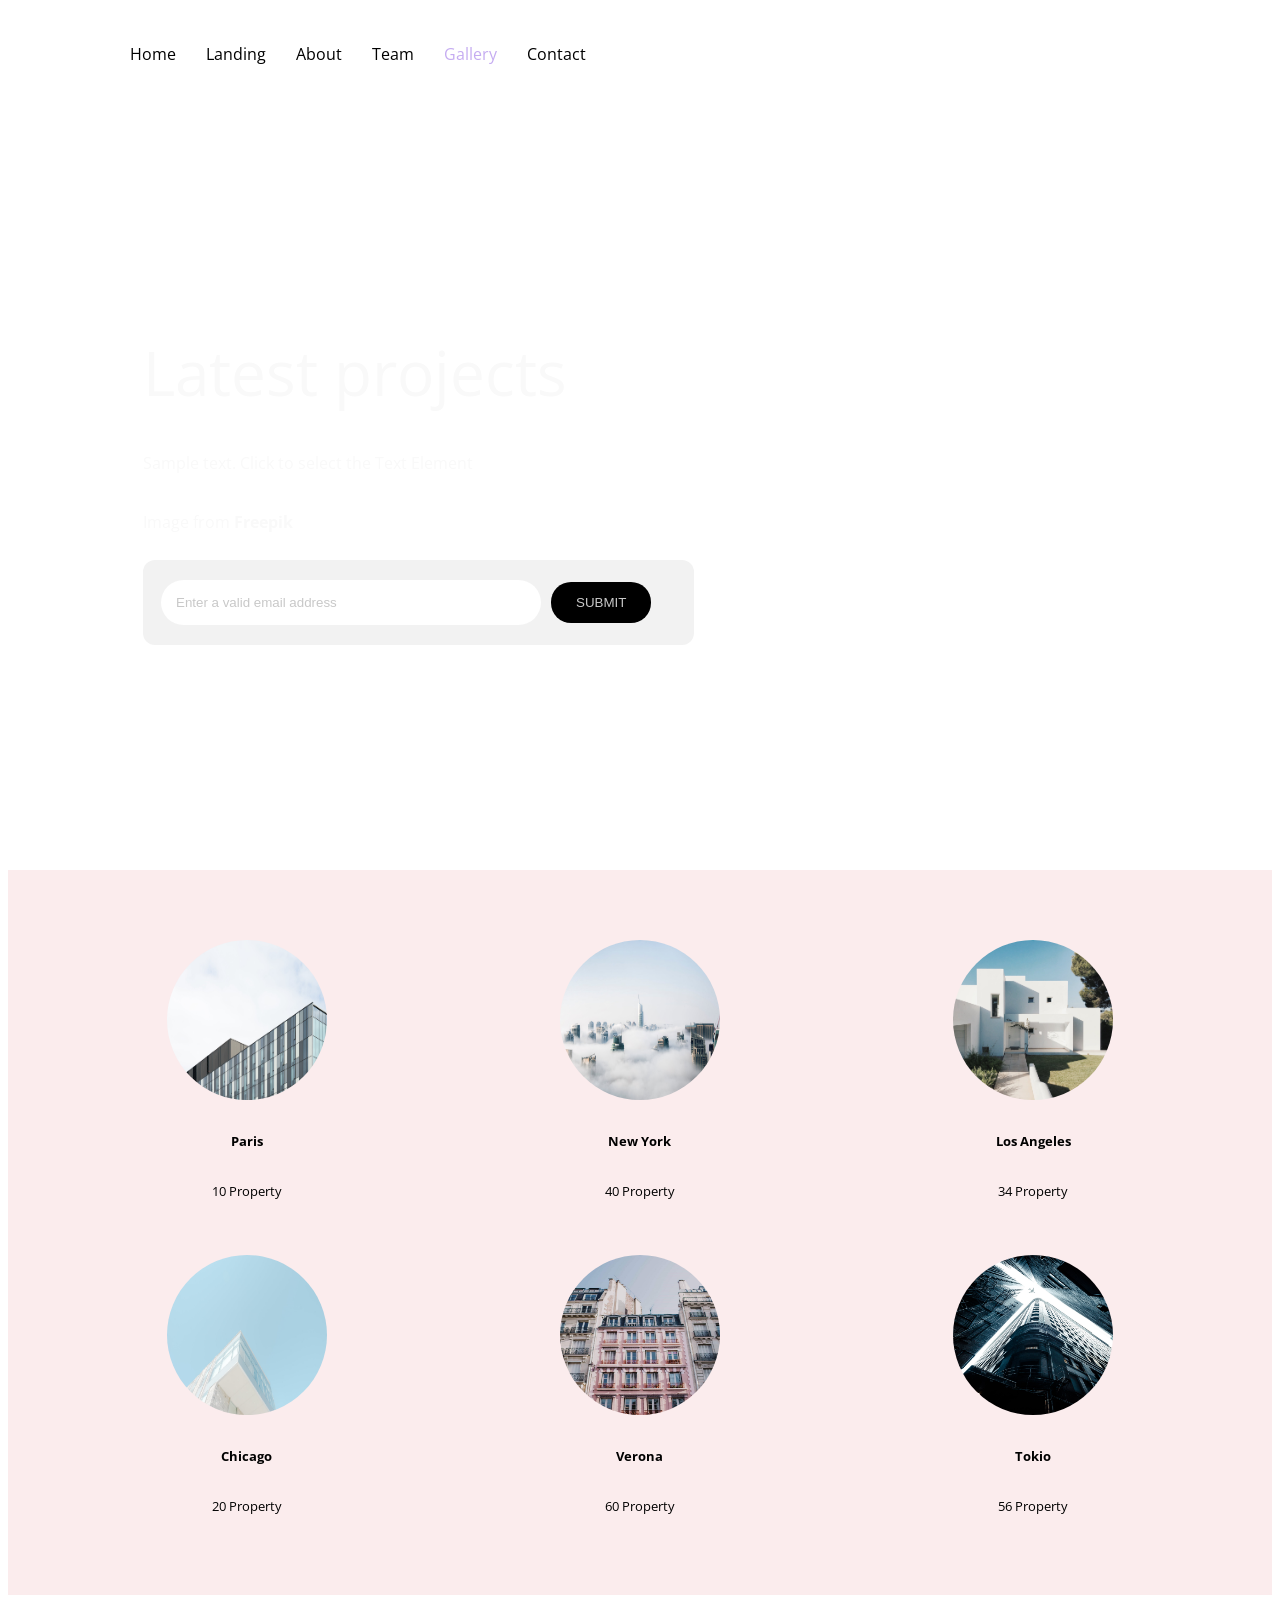
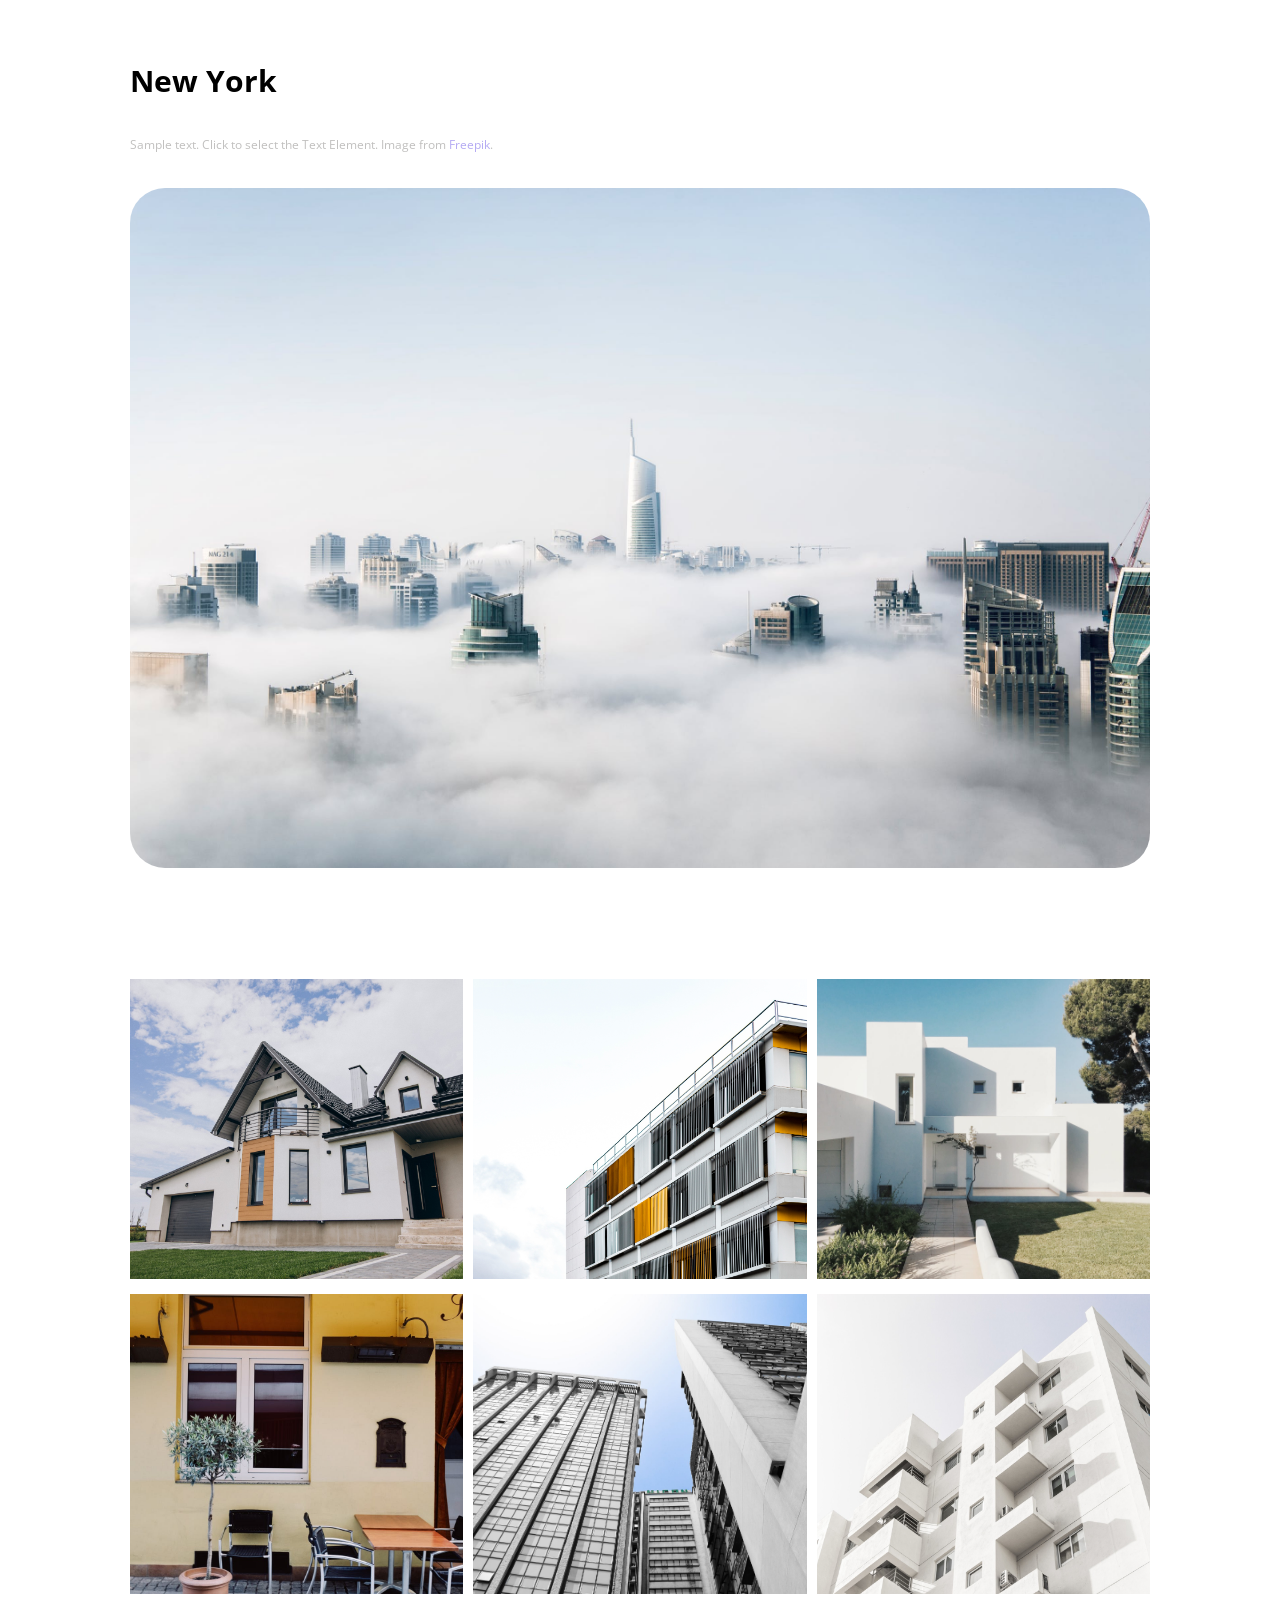
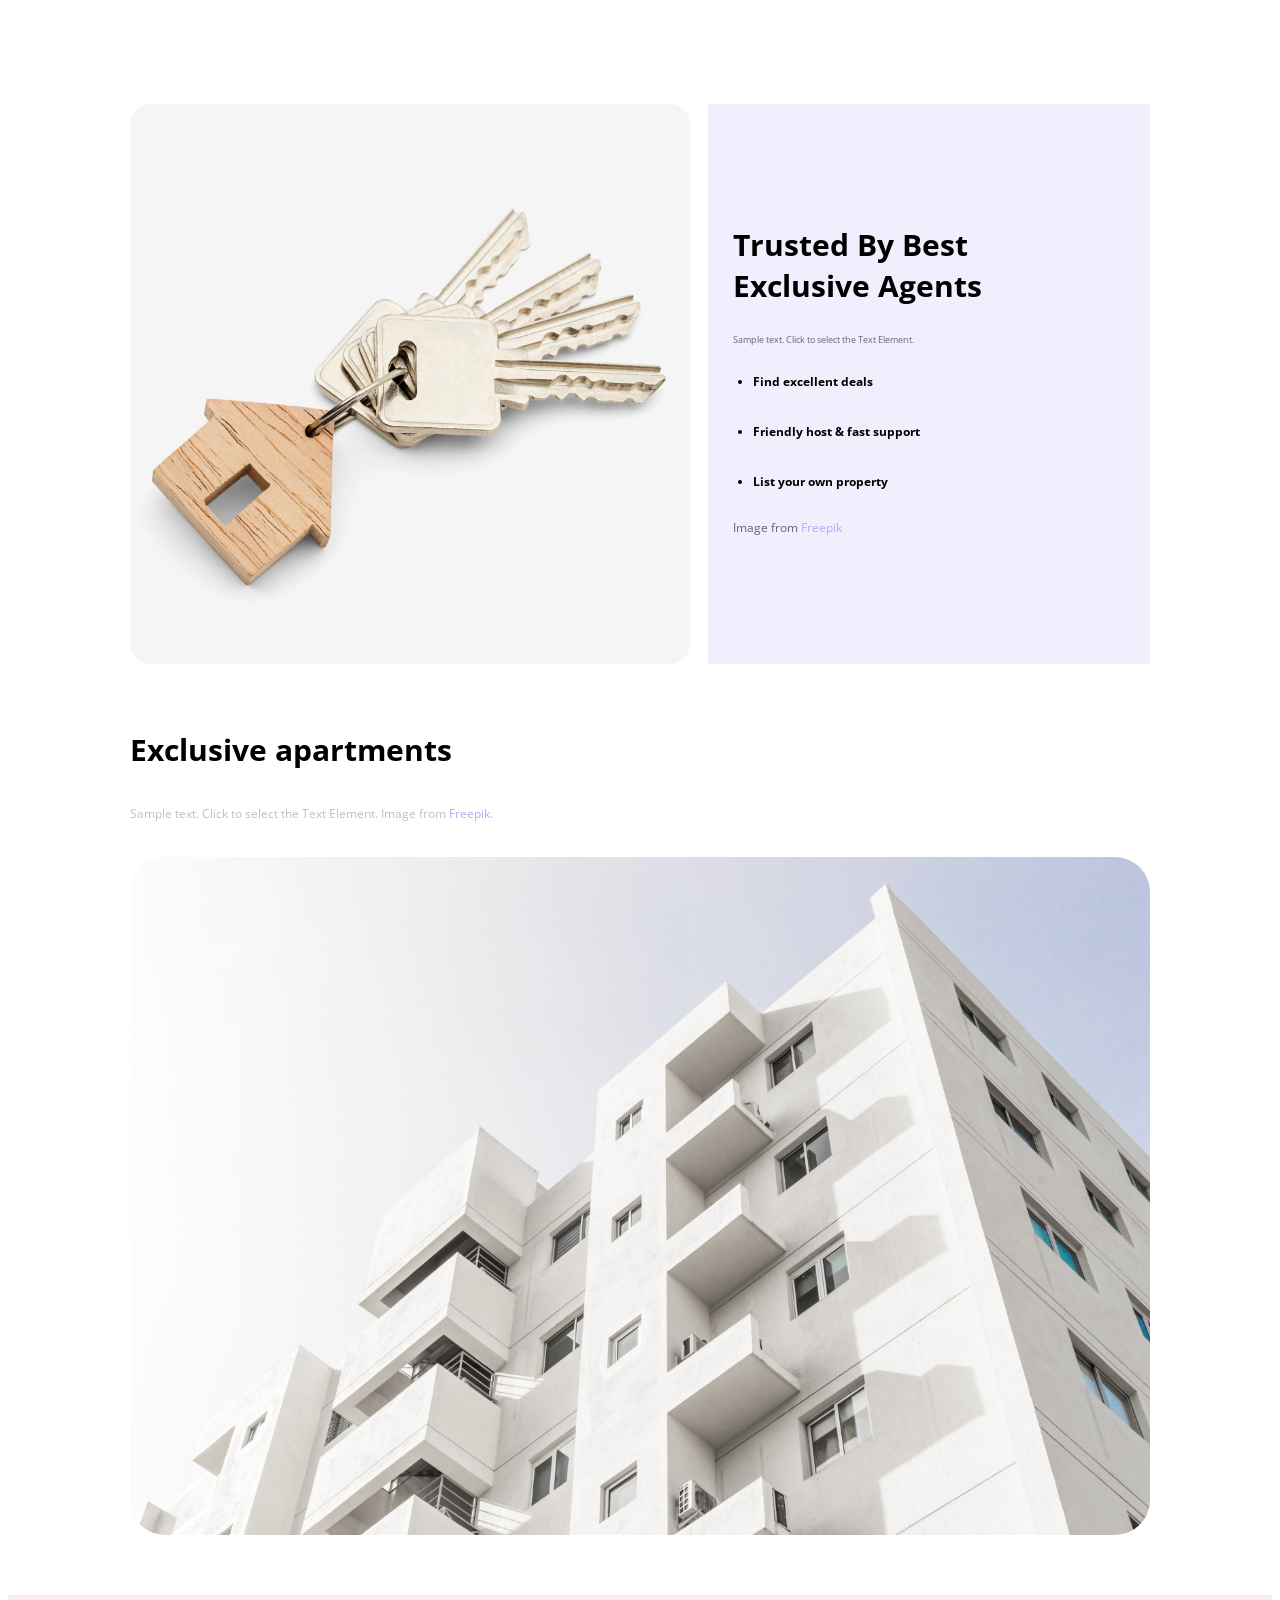
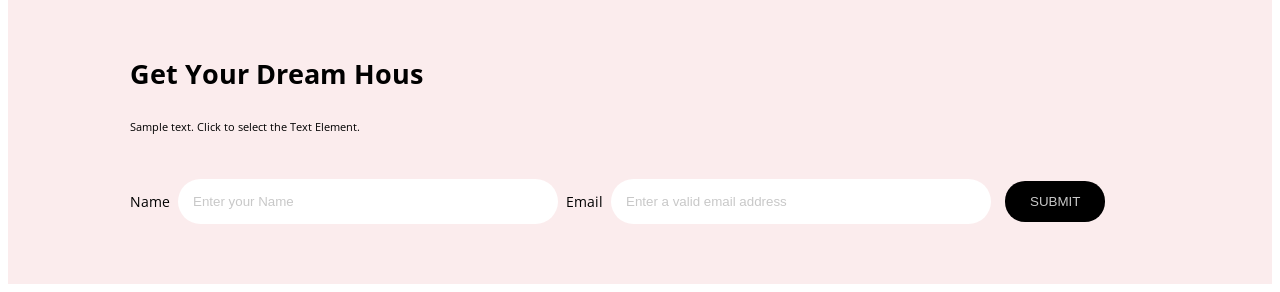
<file: Lab2/web.html>
<!doctype html>
<html lang="en">
  <head>
    <meta charset="UTF-8" />
    <meta name="viewport" content="width=device-width, initial-scale=1.0" />
    <title>Document</title>
    <link rel="stylesheet" href="web.css" />
    <link rel="preconnect" href="https://fonts.googleapis.com" />
    <link rel="preconnect" href="https://fonts.gstatic.com" crossorigin />
    <link
      href="https://fonts.googleapis.com/css2?family=Open+Sans:ital,wght@0,300..800;1,300..800&display=swap"
      rel="stylesheet"
    />
  </head>
  <body>
    <header class="header container">
      <nav class="nav">
        <a href="" class="header-link">Home</a>
        <a href="" class="header-link">Landing</a>
        <a href="" class="header-link">About</a>
        <a href="" class="header-link">Team</a>
        <a href="" class="header-link link-choose">Gallery</a>
        <a href="" class="header-link">Contact</a>
      </nav>
    </header>
    <main>
      <section class="projects">
        <div class="projects-div container">
          <h1 class="projects-title">Latest projects</h1>
          <p class="projects-text">
            Sample text. Click to select the Text Element
          </p>
          <p class="projects-add">Image from <b>Freepik</b></p>
          <form class="projects-form" action="">
            <input
              class="projects-input"
              type="text"
              placeholder="Enter a valid email address"
            />
            <button class="projects-btn">SUBMIT</button>
          </form>
        </div>
      </section>
      <section class="cities">
        <ul class="cities-list container">
          <li class="cities-li">
            <img class="cities-img" src="img/paris.jpeg" alt="" />
            <h2 class="cities-title">Paris</h2>
            <p class="cities-text">10 Property</p>
          </li>
          <li class="cities-li">
            <img class="cities-img" src="img/pexels-photo-325185.jpeg" alt="" />
            <h2 class="cities-title">New York</h2>
            <p class="cities-text">40 Property</p>
          </li>
          <li class="cities-li">
            <img class="cities-img" src="img/la.jpeg" alt="" />
            <h2 class="cities-title">Los Angeles</h2>
            <p class="cities-text">34 Property</p>
          </li>
          <li class="cities-li">
            <img
              class="cities-img"
              src="img/pexels-photo-1029615.jpeg"
              alt=""
            />
            <h2 class="cities-title">Chicago</h2>
            <p class="cities-text">20 Property</p>
          </li>
          <li class="cities-li">
            <img
              class="cities-img"
              src="img/pexels-photo-2090651.jpeg"
              alt=""
            />
            <h2 class="cities-title">Verona</h2>
            <p class="cities-text">60 Property</p>
          </li>
          <li class="cities-li">
            <img
              class="cities-img"
              src="img/pexels-photo-1769369.jpeg"
              alt=""
            />
            <h2 class="cities-title">Tokio</h2>
            <p class="cities-text">56 Property</p>
          </li>
        </ul>
      </section>
      <section class="york container">
        <h2 class="york-title">New York</h2>
        <p class="york-text">
          Sample text. Click to select the Text Element. Image from
          <span class="york-span">Freepik</span>.
        </p>
        <img class="york-img" src="img/pexels-photo-325185.jpeg" alt="" />
      </section>
      <section class="gallery container">
        <ul class="gallery-list">
          <li class="gallery-li">
            <img
              class="gallery-img"
              src="img/house-isolated-field.jpg"
              alt=""
            />
          </li>
          <li class="gallery-li">
            <img
              class="gallery-img"
              src="img/apartment-building-city-with-copy-space.jpg"
              alt=""
            />
          </li>
          <li class="gallery-li">
            <img class="gallery-img" src="img/la.jpeg" alt="" />
          </li>
          <li class="gallery-li">
            <img
              class="gallery-img"
              src="img/pexels-photo-3874015.jpeg"
              alt=""
            />
          </li>
          <li class="gallery-li">
            <img
              class="gallery-img"
              src="img/pexels-photo-3855622.jpeg"
              alt=""
            />
          </li>
          <li class="gallery-li">
            <img
              class="gallery-img"
              src="img/low-angle-shot-facade-white-modern-building-blue-clear-sky.jpg"
              alt=""
            />
          </li>
        </ul>
      </section>
      <section class="key container">
        <div class="key-div">
          <img class="key-img" src="img/wooden-keychain-white.jpg" alt="" />
          <div class="key-div-div">
            <h2 class="key-title">Trusted By Best Exclusive Agents</h2>
            <p class="key-text">
              Sample text. Click to select the Text Element.
            </p>
            <ul class="key-ul">
              <li class="key-li">
                <p><b>Find excellent deals</b></p>
              </li>
              <li class="key-li">
                <p><b>Friendly host & fast support</b></p>
              </li>
              <li class="key-li">
                <p><b>List your own property</b></p>
              </li>
            </ul>
            <p class="key-add">
              Image from <span class="key-span">Freepik</span>
            </p>
          </div>
        </div>
      </section>
      <section class="apartments container">
        <h2 class="apartments-title">Exclusive apartments</h2>
        <p class="apartments-text">
          Sample text. Click to select the Text Element. Image from
          <span class="apartments-span">Freepik</span>.
        </p>
        <img
          class="apartments-img"
          src="img/low-angle-shot-facade-white-modern-building-blue-clear-sky.jpg"
          alt=""
        />
      </section>
      <section class="get">
        <div class="get-div container">
          <h2 class="get-title">Get Your Dream Hous</h2>
          <p class="get-text">Sample text. Click to select the Text Element.</p>
          <form class="get-form" action="">
            <label class="get-label" for="">Name</label>
            <input
              class="get-input"
              placeholder="Enter your Name"
              type="text"
            />
            <label class="get-label" for="">Email</label>
            <input
              class="get-input"
              placeholder="Enter a valid email address"
              type="text"
            />
            <button class="get-btn">SUBMIT</button>
          </form>
        </div>
      </section>
    </main>
  </body>
</html>
</file>
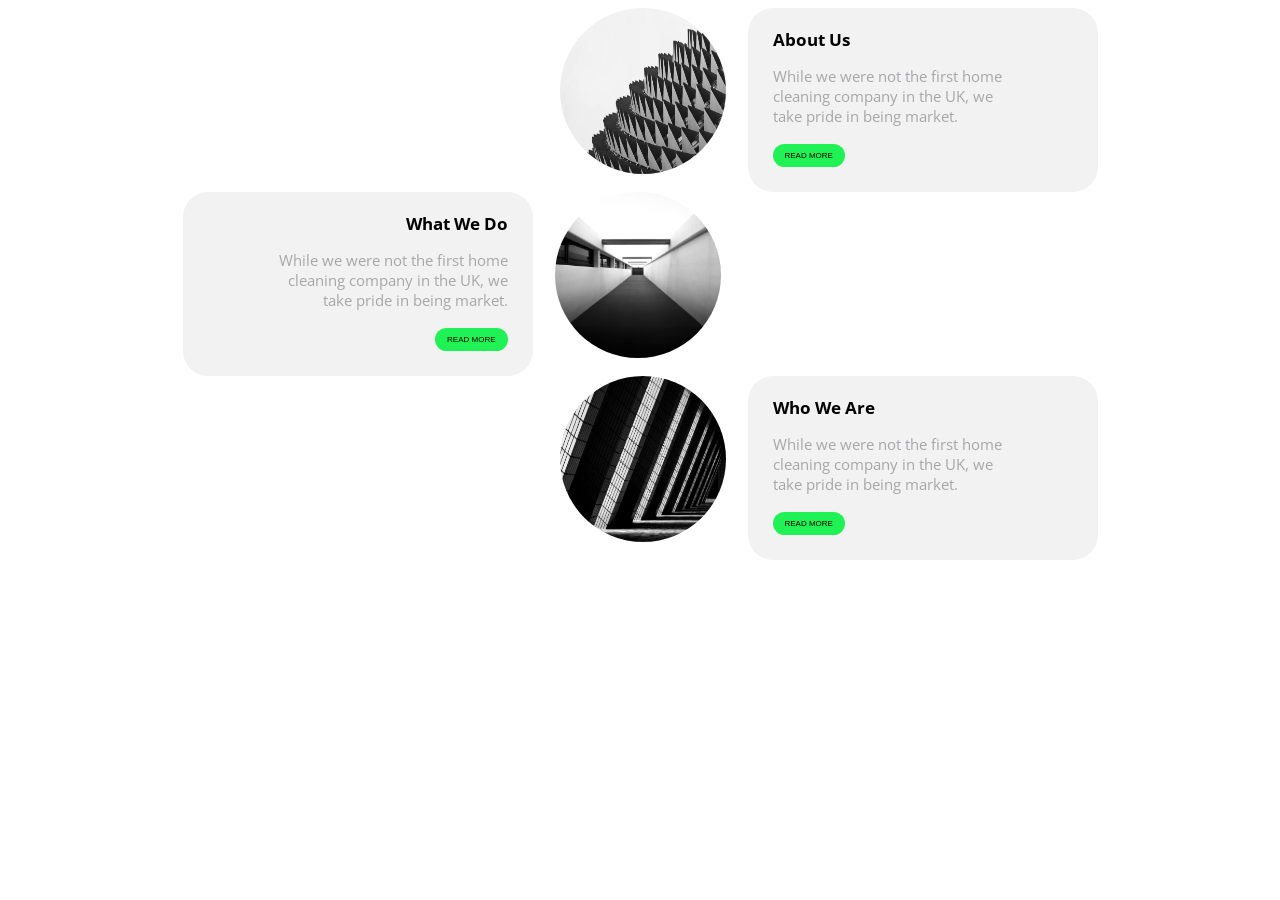
<file: Lab4/task2.html>
<!doctype html>
<html lang="en">
  <head>
    <meta charset="UTF-8" />
    <meta name="viewport" content="width=device-width, initial-scale=1.0" />
    <title>Document</title>
    <link rel="stylesheet" href="task2.css" />
    <link rel="preconnect" href="https://fonts.googleapis.com" />
    <link rel="preconnect" href="https://fonts.gstatic.com" crossorigin />
    <link
      href="https://fonts.googleapis.com/css2?family=Open+Sans:ital,wght@0,300..800;1,300..800&display=swap"
      rel="stylesheet"
    />
  </head>
  <body>
    <ul class="ul">
      <li class="li">
        <img src="img2/pexels-photo-3914752.jpg" alt="" class="img" />
        <div class="div">
          <h2 class="title">About Us</h2>
          <p class="text">
            While we were not the first home cleaning company in the UK, we take
            pride in being market.
          </p>
          <button class="btn">READ MORE</button>
        </div>
      </li>
      <li class="li">
        <div class="div">
          <h2 class="title">What We Do</h2>
          <p class="text">
            While we were not the first home cleaning company in the UK, we take
            pride in being market.
          </p>
          <button class="btn">READ MORE</button>
        </div>
        <img
          src="img2/pexels-mohamed-abdelsadig-3196486.jpg"
          alt=""
          class="img"
        />
      </li>
      <li class="li">
        <img src="img2/pexels-harry-shum-12694483.jpg" alt="" class="img" />
        <div class="div">
          <h2 class="title">Who We Are</h2>
          <p class="text">
            While we were not the first home cleaning company in the UK, we take
            pride in being market.
          </p>
          <button class="btn">READ MORE</button>
        </div>
      </li>
    </ul>
  </body>
</html>
</file>
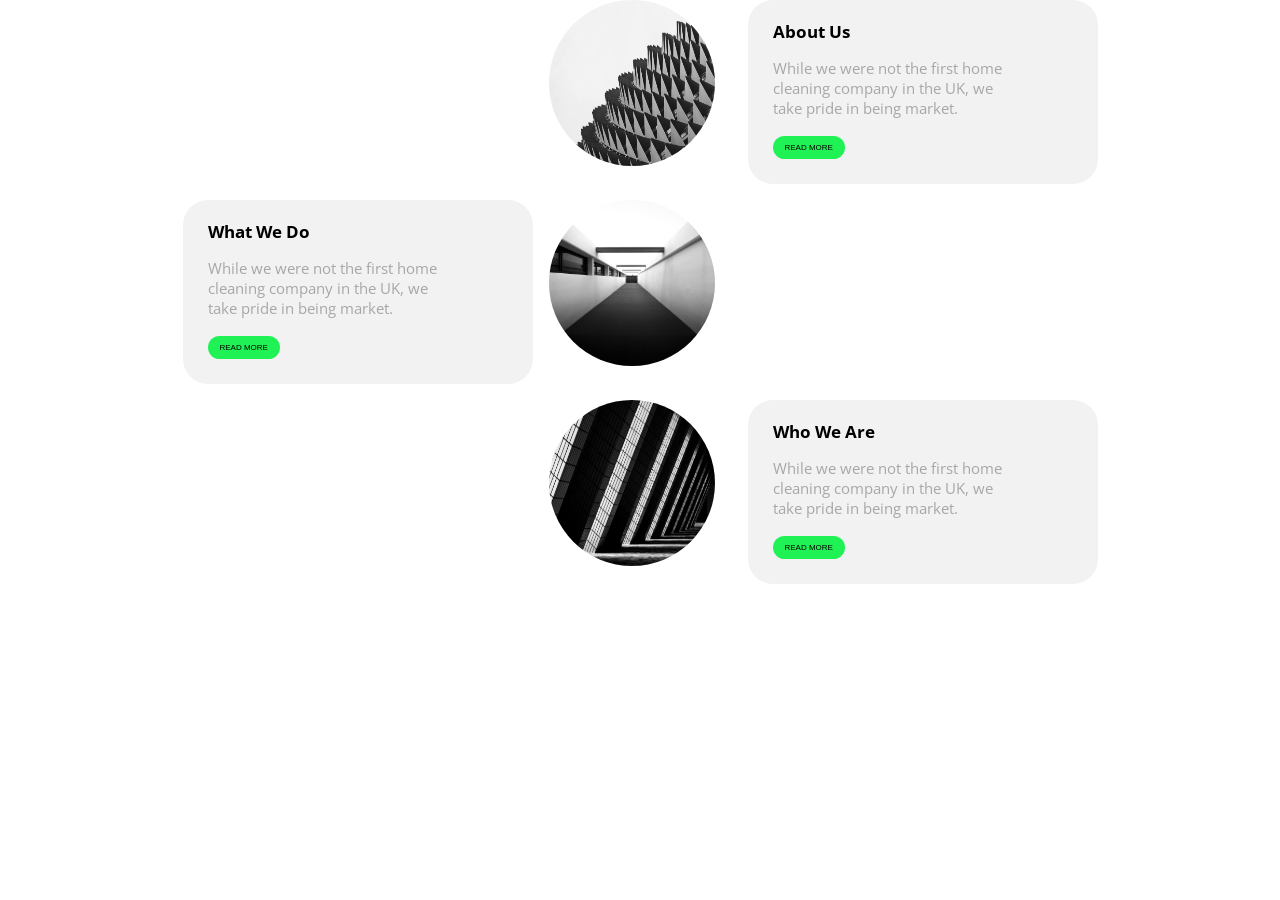
<file: Lab4/task2grid.html>
<!doctype html>
<html lang="en">
  <head>
    <meta charset="UTF-8" />
    <meta name="viewport" content="width=device-width, initial-scale=1.0" />
    <title>Document</title>
    <link rel="stylesheet" href="task2.css" />
    <link rel="preconnect" href="https://fonts.googleapis.com" />
    <link rel="preconnect" href="https://fonts.gstatic.com" crossorigin />
    <link
      href="https://fonts.googleapis.com/css2?family=Open+Sans:ital,wght@0,300..800;1,300..800&display=swap"
      rel="stylesheet"
    />
  </head>
  <body class="grid bd">
    <img src="img2/pexels-photo-3914752.jpg" alt="" class="img item-3" />
    <div class="div item-4">
      <h2 class="title">About Us</h2>
      <p class="text">
        While we were not the first home cleaning company in the UK, we take
        pride in being market.
      </p>
      <button class="btn">READ MORE</button>
    </div>
    <div class="div item-1">
      <h2 class="title">What We Do</h2>
      <p class="text">
        While we were not the first home cleaning company in the UK, we take
        pride in being market.
      </p>
      <button class="btn">READ MORE</button>
    </div>
    <img
      src="img2/pexels-mohamed-abdelsadig-3196486.jpg"
      alt=""
      class="img item-2"
    />
    <img src="img2/pexels-harry-shum-12694483.jpg" alt="" class="img item-5" />
    <div class="div item-6">
      <h2 class="title">Who We Are</h2>
      <p class="text">
        While we were not the first home cleaning company in the UK, we take
        pride in being market.
      </p>
      <button class="btn">READ MORE</button>
    </div>
  </body>
</html>
</file>
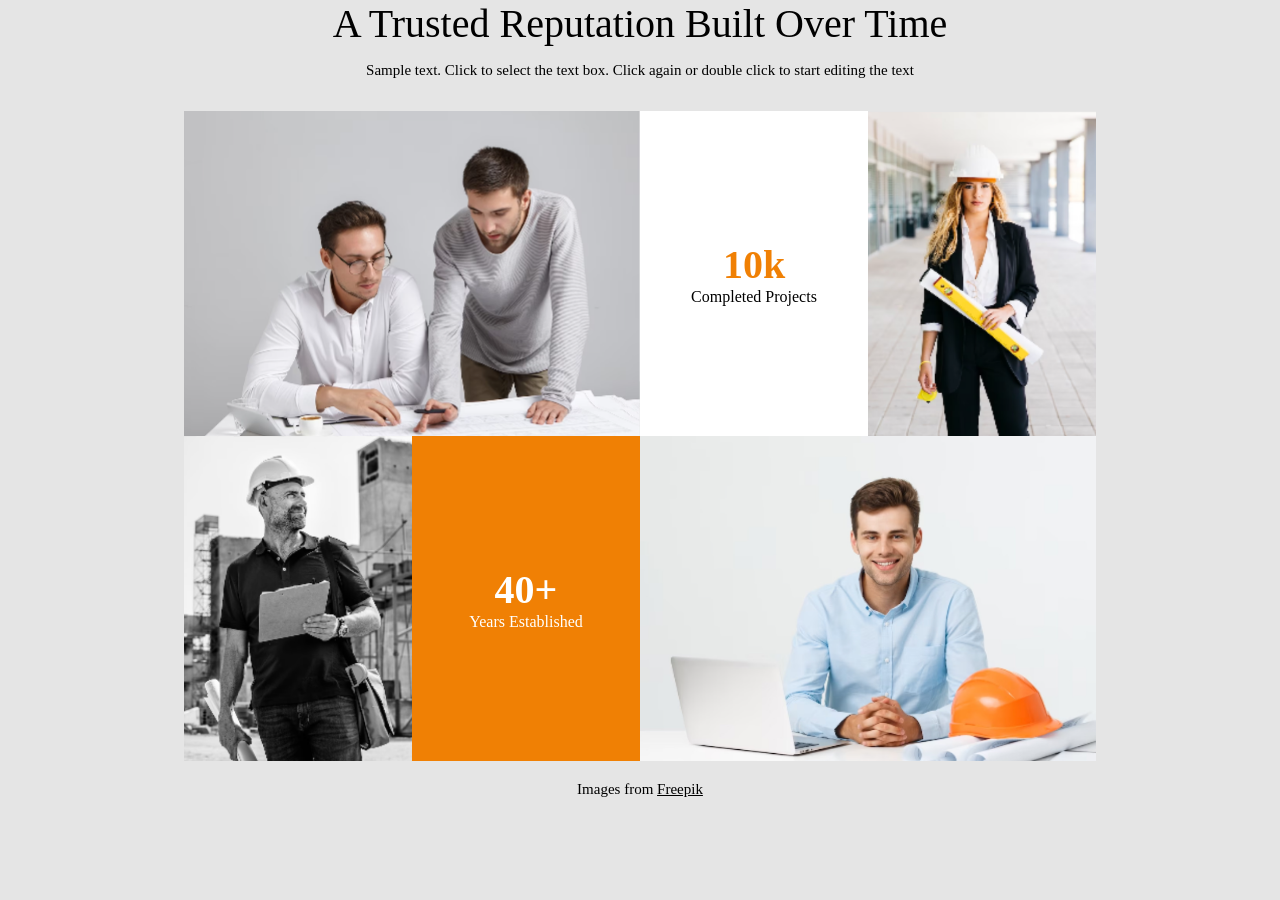
<file: Lab4/task3.html>
<!DOCTYPE html>
<html>
    <head>
        <link href="./task3.css" rel="stylesheet">
    </head>

    <body>

        <div class="heading">
            <div class="size1">A Trusted Reputation Built Over Time</div>

            <div class="size2">
                Sample text. Click to select the text box. Click again or double click to start editing the text
            </div>
        </div>


        <div class="grid">

            <div class="image1">
                <img src="img3/1.png">
            </div>

            <div class="container">
                <div class="orange">10k</div>
                <div class="text">Completed Projects</div>
            </div>

            <div class="image2">
                <img src="img3/2.png">
            </div>

            <div class="image3">
                <img src="img3/3.png">
            </div>

            <div class="container2">
                <div class="number">40+</div>
                <div class="text">Years Established</div>
            </div>

            <div class="image4">
                <img src="img3/4.png">
            </div>
        </div>

        <div class="footer">
            Images from <u>Freepik</u>
        </div>
    </body>
</html>
</file>
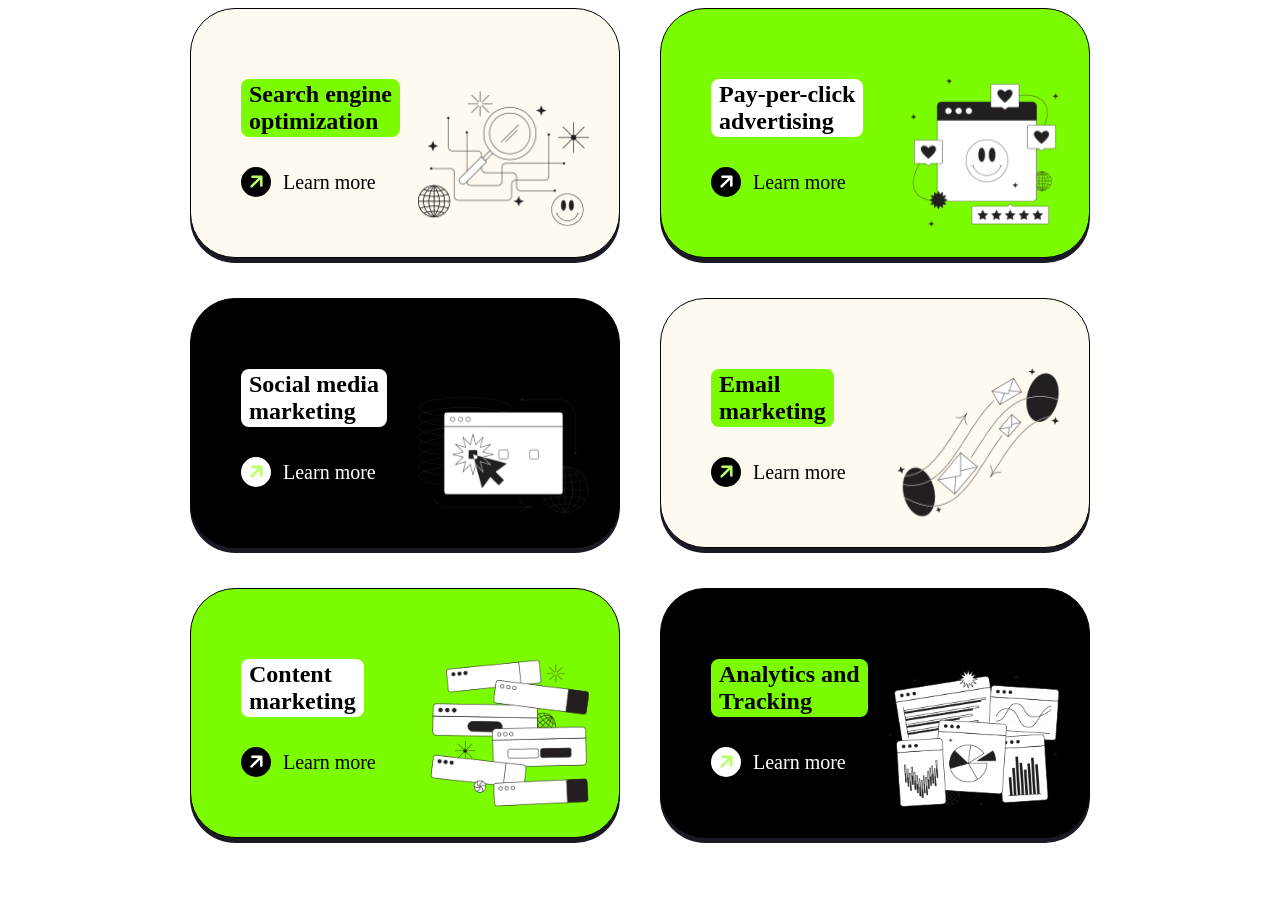
<file: Lab1/Task2/cards.html>
<!DOCTYPE html>
<html lang="en">
<head>
    <meta charset="UTF-8">
    <meta name="viewport" content="width=device-width, initial-scale=1.0">
    <link href="./cards.css" rel="stylesheet" />
</head>
<body>
    <div class="grid_container">
        <div class="card card-light">
            <h2 class="green-outline">
                <span>Search engine</span><br />
                <span>optimization</span>
            </h2>
            <img class="card-img" src="img/img_1.svg" alt="SEO">
            <a href="#" class="card-link">
                <svg xmlns="http://www.w3.org/2000/svg" viewBox="0 0 24 24" class="arrow-svg">
                    <circle cx="12" cy="12" r="12" fill="#000000" />
                    <path d="M12,6c-.5522461,0-1,.4477539-1,1V15.5859375l-3.2929688-3.2929688c-.390625-.390625-1.0234375-.390625-1.4140625,0s-.390625,1.0234375,0,1.4140625l4.9996948,4.9996948c.0921631,.0922852,.2028198,.1653442,.3251953,.2160645,.1222534,.0505981,.2518921,.0772095,.3821411,.0772095s.2598877-.0266113,.3821411-.0772095c.1223755-.0507202,.2330322-.1237793,.3251953-.2160645l4.9996948-4.9996948c.390625-.390625,.390625-1.0234375,0-1.4140625s-1.0234375-.390625-1.4140625,0l-3.2929688,3.2929688V7c0-.5522461-.4477539-1-1-1Z" fill="#B9FF66"></path>
                </svg>
                <span class="learn-more">Learn more</span>
            </a>
        </div>

        <div class="card card-green">
            <h2 class="white-outline">Pay-per-click <br />advertising</h2>
            <img class="card-img" src="img/img_2.svg" alt="PPC">
            <a href="#" class="card-link">
                <svg xmlns="http://www.w3.org/2000/svg" viewBox="0 0 24 24" class="arrow-svg">
                    <circle cx="12" cy="12" r="12" fill="#000000" />
                    <path d="M12,6c-.5522461,0-1,.4477539-1,1V15.5859375l-3.2929688-3.2929688c-.390625-.390625-1.0234375-.390625-1.4140625,0s-.390625,1.0234375,0,1.4140625l4.9996948,4.9996948c.0921631,.0922852,.2028198,.1653442,.3251953,.2160645,.1222534,.0505981,.2518921,.0772095,.3821411,.0772095s.2598877-.0266113,.3821411-.0772095c.1223755-.0507202,.2330322-.1237793,.3251953-.2160645l4.9996948-4.9996948c.390625-.390625,.390625-1.0234375,0-1.4140625s-1.0234375-.390625-1.4140625,0l-3.2929688,3.2929688V7c0-.5522461-.4477539-1-1-1Z" fill="#FFFFFF"></path>
                </svg>
                <span class="learn-more">Learn more</span>
            </a>
        </div>

        <div class="card card-dark">
            <h2 class="white-outline">Social media <br />marketing</h2>
            <img class="card-img" src="img/img_3.svg" alt="SMM">
            <a href="#" class="card-link">
                <svg xmlns="http://www.w3.org/2000/svg" viewBox="0 0 24 24" class="arrow-svg">
                    <circle cx="12" cy="12" r="12" fill="#FFFFFF" />
                    <path d="M12,6c-.5522461,0-1,.4477539-1,1V15.5859375l-3.2929688-3.2929688c-.390625-.390625-1.0234375-.390625-1.4140625,0s-.390625,1.0234375,0,1.4140625l4.9996948,4.9996948c.0921631,.0922852,.2028198,.1653442,.3251953,.2160645,.1222534,.0505981,.2518921,.0772095,.3821411,.0772095s.2598877-.0266113,.3821411-.0772095c.1223755-.0507202,.2330322-.1237793,.3251953-.2160645l4.9996948-4.9996948c.390625-.390625,.390625-1.0234375,0-1.4140625s-1.0234375-.390625-1.4140625,0l-3.2929688,3.2929688V7c0-.5522461-.4477539-1-1-1Z" fill="#B9FF66"></path>
                </svg>
                <span class="learn-more white-text">Learn more</span>
            </a>
        </div>

        <div class="card card-light">
            <h2 class="green-outline">Email <br />marketing</h2>
            <img class="card-img" src="img/img_4.svg" alt="Email">
            <a href="#" class="card-link">
                <svg xmlns="http://www.w3.org/2000/svg" viewBox="0 0 24 24" class="arrow-svg">
                    <circle cx="12" cy="12" r="12" fill="#000000" />
                    <path d="M12,6c-.5522461,0-1,.4477539-1,1V15.5859375l-3.2929688-3.2929688c-.390625-.390625-1.0234375-.390625-1.4140625,0s-.390625,1.0234375,0,1.4140625l4.9996948,4.9996948c.0921631,.0922852,.2028198,.1653442,.3251953,.2160645,.1222534,.0505981,.2518921,.0772095,.3821411,.0772095s.2598877-.0266113,.3821411-.0772095c.1223755-.0507202,.2330322-.1237793,.3251953-.2160645l4.9996948-4.9996948c.390625-.390625,.390625-1.0234375,0-1.4140625s-1.0234375-.390625-1.4140625,0l-3.2929688,3.2929688V7c0-.5522461-.4477539-1-1-1Z" fill="#B9FF66"></path>
                </svg>
                <span class="learn-more">Learn more</span>
            </a>
        </div>

        <div class="card card-green">
            <h2 class="white-outline">Content <br />marketing</h2>
            <img class="card-img" src="img/img_5.svg" alt="Content">
            <a href="#" class="card-link">
                <svg xmlns="http://www.w3.org/2000/svg" viewBox="0 0 24 24" class="arrow-svg">
                    <circle cx="12" cy="12" r="12" fill="#000000" />
                    <path d="M12,6c-.5522461,0-1,.4477539-1,1V15.5859375l-3.2929688-3.2929688c-.390625-.390625-1.0234375-.390625-1.4140625,0s-.390625,1.0234375,0,1.4140625l4.9996948,4.9996948c.0921631,.0922852,.2028198,.1653442,.3251953,.2160645,.1222534,.0505981,.2518921,.0772095,.3821411,.0772095s.2598877-.0266113,.3821411-.0772095c.1223755-.0507202,.2330322-.1237793,.3251953-.2160645l4.9996948-4.9996948c.390625-.390625,.390625-1.0234375,0-1.4140625s-1.0234375-.390625-1.4140625,0l-3.2929688,3.2929688V7c0-.5522461-.4477539-1-1-1Z" fill="#FFFFFF"></path>
                </svg>
                <span class="learn-more">Learn more</span>
            </a>
        </div>

        <div class="card card-dark">
            <h2 class="green-outline">Analytics and <br />Tracking</h2>
            <img class="card-img" src="img/img_6.svg" alt="Analytics">
            <a href="#" class="card-link">
                <svg xmlns="http://www.w3.org/2000/svg" viewBox="0 0 24 24" class="arrow-svg">
                    <circle cx="12" cy="12" r="12" fill="#FFFFFF" />
                    <path d="M12,6c-.5522461,0-1,.4477539-1,1V15.5859375l-3.2929688-3.2929688c-.390625-.390625-1.0234375-.390625-1.4140625,0s-.390625,1.0234375,0,1.4140625l4.9996948,4.9996948c.0921631,.0922852,.2028198,.1653442,.3251953,.2160645,.1222534,.0505981,.2518921,.0772095,.3821411,.0772095s.2598877-.0266113,.3821411-.0772095c.1223755-.0507202,.2330322-.1237793,.3251953-.2160645l4.9996948-4.9996948c.390625-.390625,.390625-1.0234375,0-1.4140625s-1.0234375-.390625-1.4140625,0l-3.2929688,3.2929688V7c0-.5522461-.4477539-1-1-1Z" fill="#B9FF66"></path>
                </svg>
                <span class="learn-more white-text">Learn more</span>
            </a>
        </div>

    </div>
</body>
</html>
</file>
<file: Lab3/style.css>
.container {
    width: 910px;
    margin: 0 auto;
    box-sizing: border-box;
}

ul {
    list-style-type: none;
    margin: 0;
    padding: 0;
}

li, h1, h2, h3, h4, h5, h6, p {
    margin: 0;
    padding: 0;
}

a {
    text-decoration: none;
}

button {
    cursor: pointer;
}

body {
    background-color: #4551dd;
    font-family: Open Sans;
    margin: 0;
}

*,
*::after,
*::before {
    box-sizing: border-box;
}

.lessons {
    padding: 72px 0 0 270px;
    position: relative;
}

.lessons-img {
    position: absolute;
    width: 682px;
    height: 682px;
    border-radius: 100%;
    top: 72px;
    left: 0;
    z-index: -1;
}

.lessons-title {
    background-color: #4551dd;
    font-size: 66px;
    color: white;
    padding: 50px 27px;
    margin-top: 250px;
    width: fit-content;
    margin-left: auto;
    border-radius: 20px;
    padding-right: 0;
}

.lessons-list {
    display: flex;
    flex-wrap: wrap;
    gap: 20px;
    margin-top: 47px;
}

.lessons-li {
    box-shadow: 0 4px 12px rgba(0, 0, 0, 0.18);
    flex-basis: calc((100% - 2 * 20px)/3);
    display: flex;
    flex-direction: column;
    gap: 20px;
    align-items: center;
    background-color: white;
    border-radius: 20px;
    padding: 22px 0;
}

.lessons-svg {
    width: 35px;
    height: 35px;
}

.lessons-text {
    font-size: 20px;
    font-weight: 700;
    color: #4551dd;
}

.lessons-div {
    padding: 20px;
    width: 75px;
    height: 75px;
    background-color: #f8b001;
    border-radius: 100%;
    display: flex;
    align-items: center;
    justify-content: center;
}

.lessons-add {
    margin-top: 45px;
    text-align: right;
    font-size: 10px;
    color: white;
}

.lessons-span {
    text-decoration: underline;
}

.partners {
    padding-top: 98px;
}

.partners-title {
    text-align: center;
    font-size: 40px;
    color: white;
}

.partners-text {
    text-align: center;
    font-size: 14px;
    width: 490px;
    margin: 0 auto;
    color: white;
    padding: 30px 0 53px;
}

.partners-list {
    display: flex;
    gap: 17px;
}

.partners-li {
    box-shadow: 0 4px 12px rgba(0, 0, 0, 0.18);
    flex-basis: calc((100% - 2 * 17px)/3);
    display: flex;
    align-items: center;
    gap: 20px;
    background-color: white;
    border-radius: 20px;
    flex-direction: column;
    padding: 15px 20px;
}

.partners-img {
    width: 260px;
    height: 275px;
    border-radius: 20px;
}

.partners-list-title {
}

.partners-list-text {
    text-align: center;
    font-size: 12px;
    margin-top: 5px;
}

.partners-list-add {
    font-size: 12px;
    text-decoration: underline #4551dd;
    text-underline-offset: 4px;
    margin-bottom: 10px;
}

.partners-add {
    margin-top: 40px;
    text-align: center;
    font-size: 10px;
    color: white;
}

.partners-span {
    text-decoration: underline;
}

.integrity {
    display: flex;
    flex-direction: column;
    padding-top: 120px;
    background-image: linear-gradient(#f8b001,#f8b001);
    background-position: 0 380px;
    background-size: 100% 290px;
    background-repeat: no-repeat;
}

.integrity-title {
    text-align: center;
    color: white;
    font-size: 35px;
    width: 675px;
    margin: 0 auto;
}

.integrity-text {
    font-size: 13px;
    width: 620px;
    text-align: center;
    margin: 0 auto;
    color: white;
    padding: 30px 0 53px;
}

.integrity-list {
    display: flex;
    flex-wrap: wrap;
    gap: 25px;
}

.integrity-li {
    box-shadow: 0 4px 12px rgba(0, 0, 0, 0.18);
    margin: 0;
    box-sizing: border-box;
    background-color: white;
    flex-basis: calc((100% - 2 * 30px)/3);
    border-radius: 20px;
    padding: 20px 15px 35px 20px;
}

.integrity-list-title {
    color: #4551dd;
}

.integrity-list-text {
    color: #b0b0b0;
    font-size: 10px;
    margin-top: 25px;
}

.integrity-list-svg {
    width: 22px;
    height: 20px;
    fill: #4551dd;
    transform: rotateZ(-90deg);
    margin-left: 229px;
    margin-top: 21px;
}

.stats {
    padding: 174px 0 145px 58px;
    display: flex;
    align-items: center;
    gap: 80px;
}

.stats-list {
    display: grid;
    grid-template-columns: repeat(2, auto);
    gap: 45px 85px;
    text-align: center;
}

.stats-li {
}

.stats-list-title {
    font-size: 54px;
    font-weight: 700;
    color: white;
}

.stats-list-text {
    margin-top: 12px;
    font-size: 13px;
    font-weight: 700;
    color: white;
}

.stats-div {
    width: 385px;
}

.stats-title {
    font-size: 28px;
    font-weight: 400;
    line-height: 1.2;
    color: white;
}

.stats-text {
    margin: 20px 0 25px;
    font-size: 11px;
    color: white;
}

.stats-btn {
    border: none;
    border-radius: 30px;
    padding: 16px 44px;
    background-color: #f8b001;
    font-family: inherit;
    font-size: 11px;
    font-weight: 700;
    color: white;
    cursor: pointer;
}

.mission {
    background-image: linear-gradient(#4551dd 417px, white 417px);
}

.mission-wrap {
    position: relative;
    height: 750px;
}

.mission-img {
    position: absolute;
    top: 0;
    right: 0;
    width: 700px;
    height: 700px;
    border-radius: 100%;
    object-fit: cover;
}

.mission-card {
    position: absolute;
    top: 328px;
    left: 0;
    width: 435px;
    padding: 30px 38px 40px;
    background-color: white;
    border-radius: 20px;
    box-shadow: 0 4px 12px rgba(0, 0, 0, 0.18);
}

.mission-title {
    font-size: 36px;
    font-weight: 700;
}

.mission-text {
    margin-top: 20px;
    font-size: 16px;
    line-height: 1.9;
    color: #555;
}

.mission-add {
    margin-top: 20px;
    font-size: 11px;
    font-style: italic;
}

.mission-span {
    text-decoration: underline;
}

.mission-btn {
    margin-top: 25px;
    border: none;
    border-radius: 30px;
    padding: 15px 45px;
    background-color: #f8b001;
    font-family: inherit;
    font-size: 12px;
    font-weight: 700;
    color: white;
    cursor: pointer;
}

.team {
    padding: 100px 0 63px;
    background-color: white;
}

.team-list {
    display: flex;
    flex-direction: column;
    gap: 25px;
}

.team-li {
    display: grid;
    grid-template-columns: 1fr 155px 1fr;
    column-gap: 55px;
    align-items: center;
}

.team-info {
    order: 1;
    text-align: right;
}

.team-img {
    order: 2;
    width: 155px;
    height: 155px;
    padding: 4px;
    border: 4px solid #f8b001;
    border-radius: 100%;
    object-fit: cover;
}

.team-svg {
    order: 3;
    justify-self: start;
    width: 53px;
    height: 53px;
    fill: #4551dd;
}

.team-li:nth-child(even) .team-info {
    order: 3;
    text-align: left;
}

.team-li:nth-child(even) .team-svg {
    order: 1;
    justify-self: end;
}

.team-list-title {
    margin-bottom: 10px;
    font-size: 14px;
    font-weight: 700;
    color: #4551dd;
}

.team-list-text {
    font-size: 13px;
    line-height: 1.6;
    color: #444;
}

.testimonial {
    padding: 53px 0 55px;
    background-color: #4551dd;
    text-align: center;
    color: white;
}

.testimonial-icon {
    height: 60px;
    margin-bottom: 130px;
    font-size: 80px;
    font-weight: 700;
    line-height: 60px;
    color: #f8b001;
}

.testimonial-card {
    position: relative;
    width: 846px;
    margin: 0 auto;
    padding: 160px 55px 32px;
    background-color: white;
    border-radius: 20px;
}

.testimonial-img {
    position: absolute;
    top: -108px;
    left: 50%;
    transform: translateX(-50%);
    width: 225px;
    height: 225px;
    border: 4px solid #f8b001;
    border-radius: 100%;
    object-fit: cover;
}

.testimonial-text {
    font-size: 28px;
    font-weight: 700;
    line-height: 1.25;
    color: #4551dd;
}

.testimonial-author {
    margin-top: 45px;
    font-size: 18px;
}

.testimonial-add {
    margin-top: 30px;
    font-size: 11px;
    font-style: italic;
}

.testimonial-span {
    text-decoration: underline;
}

.contact {
    padding: 48px 0 40px;
    background-color: white;
    width: 100%;
}

.contact-wrap {
    display: flex;
    gap: 41px;
    width: 910px;
    margin: 0 auto;
}

.contact-img {
    width: 500px;
    height: 500px;
    object-fit: cover;
}

.contact-div {
    width: 330px;
}

.contact-title {
    margin-bottom: 25px;
    text-align: center;
    font-size: 40px;
    font-weight: 700;
    color: #222;
}

.contact-form {
    display: flex;
    flex-direction: column;
}

.contact-label {
    margin-bottom: 6px;
    font-size: 12px;
    color: #333;
}

.contact-input,
.contact-textarea {
    margin-bottom: 18px;
    border: none;
    border-bottom: 1px solid #ccc;
    outline: none;
    padding: 8px 4px;
    font-family: inherit;
    font-size: 12px;
}

.contact-textarea {
    height: 100px;
}

.contact-terms {
    display: flex;
    align-items: center;
    gap: 8px;
    margin-bottom: 18px;
}

.contact-terms-label {
    font-size: 11px;
}

.contact-span {
    color: #4551dd;
    text-decoration: underline;
}

.contact-btn {
    border: none;
    border-radius: 30px;
    padding: 18px;
    background-color: #4551dd;
    font-family: inherit;
    font-size: 12px;
    font-weight: 700;
    color: white;
    cursor: pointer;
}

.contact-list {
    display: flex;
    gap: 17px;
    width: 910px;
    margin: 36px auto 0;
}

.contact-li {
    flex-basis: calc((100% - 2 * 17px)/3);
    padding: 20px;
    background-color: #4551dd;
    border-radius: 20px;
    color: white;
}

.contact-list-title {
    display: flex;
    align-items: center;
    gap: 8px;
    margin-bottom: 14px;
    font-size: 15px;
}

.contact-list-svg {
    width: 18px;
    height: 18px;
    fill: white;
}

.contact-list-text {
    font-size: 11px;
    line-height: 1.6;
}

.contact-add {
    margin-top: 25px;
    text-align: center;
    font-size: 11px;
}
</file>
<file: Lab6/style.css>
* {
    box-sizing: border-box;
    color: white;
    font-family: Arial, sans-serif;
}

body {
    margin: 0;
    padding: 0;
}

.container {
    background-image: url("./FFTablet_1100x.progressive.webp");
    background-size: cover;
    background-position: center;
    min-height: 100vh;
    padding: 32px 50px;
    display: flex;
    flex-direction: column;
    justify-content: space-between;
}

.the_main_flex {
    display: flex;
    justify-content: space-between;
    align-items: center;
}

.flex {
    display: flex;
    align-items: center;
    gap: 45px;
}

.flex_text {
    text-transform: uppercase;
    font-size: 13px;
    font-weight: bold;
    letter-spacing: 2px;
}

.logo {
    position: absolute;
    left: 50%;
    width: 38px;
    height: 38px;
}

.flex2 button {
    background: transparent;
    border: 2px solid white;
    padding: 18px 30px;
    font-size: 12px;
    font-weight: bold;
    letter-spacing: 2px;
    cursor: pointer;
}

.flex2 button:hover {
    background: white;
    color: black;
}

.forefathers {
    text-transform: uppercase;
    font-family: Georgia, serif;
    font-size: 155px;
    font-weight: normal;
    text-align: center;
    margin-top: 45px;
    white-space: nowrap;
}

.description {
    text-transform: uppercase;
    font-size: 14px;
    font-weight: bold;
    letter-spacing: 4px;
    text-align: center;
    margin-top: 10px;
}

.star {
    padding: 0 10px;
}

.container2 {
    display: flex;
    justify-content: space-between;
    align-items: flex-end;
    position: relative;
    gap: 30px;
}

.about_us {
    font-family: Georgia, serif;
    font-size: 20px;
    line-height: 1.35;
    width: 365px;
}

.container_circle {
    width: 100%;
    height: 100%;
    position: relative;
    display: flex;
    justify-content: center;
    align-items: center;
}

.arrow-circle {
    position: relative;
    width: 120px;
    height: 120px;
}

.letter {
    position: absolute;
    top: 60px;
    left: 60px;
    width: 0;
    height: 0;
}

.letter span {
    position: absolute;
    left: -4px;
    bottom: 0;
    width: 10px;
    height: 65px;
    font-size: 10px;
    text-align: center;
    transform-origin: bottom center;
}

.N  { transform: rotate(0deg); }
.E  { transform: rotate(21deg); }
.W  { transform: rotate(42deg); }
.D  { transform: rotate(63deg); }
.E2 { transform: rotate(84deg); }
.S  { transform: rotate(105deg); }
.I  { transform: rotate(126deg); }
.G  { transform: rotate(147deg); }
.N2 { transform: rotate(168deg); }
.F  { transform: rotate(189deg); }
.R  { transform: rotate(210deg); }
.O  { transform: rotate(231deg); }
.N3 { transform: rotate(252deg); }
.T  { transform: rotate(273deg); }
.I2 { transform: rotate(294deg); }
.E3 { transform: rotate(315deg); }
.R2 { transform: rotate(336deg); }

.arrow {
    position: absolute;
    top: 50%;
    left: 50%;
    transform: translate(-50%, -50%);
    font-size: 30px;
}

.stamp-box {
    display: flex;
    justify-content: center;
    align-items: center;
}

.img2 {
    width: 220px;
    height: auto;
}

@media (max-width: 1199px) {
    .container {
        padding: 32px 30px;
    }

    .the_main_flex {
        justify-content: flex-end;
    }

    .flex {
        gap: 25px;
    }

    .logo {
        display: none;
    }

    .flex2 {
        display: none;
    }

    .forefathers {
        display: none;
    }

    .description {
        margin-top: 45px;
        font-size: 13px;
        line-height: 1.8;
    }

    .container2 {
        flex-direction: column;
        align-items: center;
        gap: 30px;
        padding: 0;
        margin-top: auto;
    }

    .about_us {
        width: 100%;
        max-width: 600px;
        font-size: 28px;
        line-height: 1.4;
        text-align: center;
    }

    .arrow-circle {
        display: none;
    }

    .stamp-box {
        margin-top: 0;
    }

    .img2 {
        width: 210px;
    }
}
</file>
<file: Lab7/style.css>
.heading {
    font-size: 30px;
    font-weight: bold;
    text-align: center;
}

.task {
    font-size: 20px;
    font-weight: bold;
    font-style: italic;
    text-align: center;
    margin: 20px 0;
}

button {
    margin-top: 20px;
    border: 3px solid bisque;
    background: transparent;
    border-radius: 20px;
    height: 50px;
    width: 150px;
    white-space: nowrap;
    text-align: center;
}

button:hover {
    cursor: pointer;
    background-color: bisque;
    text-decoration: underline;
}

.result {
margin-top: 20px;
}
</file>
<file: Lab1/Task1/index.css>
.container {
    justify-content: center;
    display: grid;
    grid-template-columns: repeat(18, 70px);
    grid-auto-rows: 70px;
    gap: 4px;

}
    .container > div {
        border: 1px solid #000;
        text-align: center;
        display: flex;
        flex-direction: column;
        justify-content: space-between;
        background-color: darkslateblue;
    }

    .container > div > span {
        display: block;
    }

.second-container {
    margin-top: 50px;
    justify-content: center;
    display: grid;
    grid-template-columns: repeat(18, 70px);
    grid-auto-rows: 70px;
    gap: 4px;
}
    .second-container > div {
        border: 1px solid #000;
        text-align: center;
        display: flex;
        flex-direction: column;
        justify-content: space-between;
    }
    .second-container > div:nth-child(-n+15) {
        background-color: palevioletred;
    }
    .second-container > div:nth-child(n+16) {
        background-color: darkgoldenrod;
    }

.number {
    font-size: 11px;
    font-weight: bold;
    text-align: left;
}

.symbol {
    font-size: 28px;
    font-weight: bold;
}

.name {
    font-size: 6px;
    font-weight: bold;
    text-transform: uppercase;
}

.first {
    grid-column: 1;
}
.second {
    grid-column: 2;
}
.third {
    grid-column: 3;
}
.fourth {
    grid-column: 4;
}
.fifth {
    grid-column: 5;
}
.sixth {
    grid-column: 6;
}
.seventh {
    grid-column: 7;
}
.eighth {
    grid-column: 8;
}
.ninth {
    grid-column: 9;
}
.tenth {
    grid-column: 10;
}
.eleventh {
    grid-column: 11;
}
.twelfth {
    grid-column: 12;
}
.thirteen {
    grid-column: 13;
}
.fourteen {
    grid-column: 14;
}
.fifteen {
    grid-column: 15;
}
.sixteen {
    grid-column: 16;
}
.seventeen {
    grid-column: 17;
}
.eighteen {
    grid-column: 18;
}

.container > .first {
    background-color: darkorange;
}
.container > .second {
    background-color: firebrick;
}
.container > .eighteen {
    background-color: darkblue;
}
.container > .seventeen {
    background-color: lightblue;
}
#H, #O, #S, #C, #Se, #N, #P {
    background-color: dimgrey;
}
#B, #Si, #Ge, #As, #Sb, #Te, #Po {
    background-color: lawngreen;
}
#Pb, #In, #Tl, #Bi, #Sn, #Ga, #Al {
    background-color: green;
}
#Og, #Ts, #Fh, #Mc, #Lv, #Nh, #Fl {
    background-color: lightgreen;
}
#star {
    background-color: palevioletred;
    flex-direction: column;
    justify-content: center;
    align-items: center;
}
#second_star {
    background-color: darkgoldenrod;
    flex-direction: column;
    justify-content: center;
    align-items: center;
}
</file>
<file: Lab2/web.css>
.container {
    width: 1020px;
    margin: 0 auto;
}

ul {
    list-style-type: none;
    margin: 0;
    padding: 0;
}

li, h1, h2, h3, h4, h5, h6, p {
    margin: 0;
    padding: 0;
}

a {
    text-decoration: none;
}

.header {
    padding-bottom: 85px;
    padding-top: 35px;
}

.nav {
    display: flex;
    flex-direction: row;
    gap: 30px;
}

.header-link {
    color: #000;
}

.link-choose {
    color: #c5acf1;
}

body {
    font-family: Open Sans;
}








.projects {
    padding-bottom: 55px;
}

.projects-div {
    background-image: linear-gradient(#00000066),url("img/la.jpeg");
    padding: 180px 0 170px 26px;
    background-repeat: no-repeat;
    background-size: 100%;
    background-position: center;
    border-radius: 30px;
}

.projects-title {
    font-weight: 400;
    font-size: 62px;
    color: #f9f9f9;
    margin-bottom: 38px;
}

.projects-text {
    font-size: 16px;
    color: #f9f9f9;
    margin-bottom: 37px;
}

.projects-add {
    font-size: 16px;
    color: #f9f9f9;
    margin-bottom: 27px;
}

.projects-form {
    background-color: #f2f2f2;
    border-radius: 12px;
    padding: 20px 18px;
    width: 515px;
}

.projects-input {
    background-color: #ffffff;
    width: 350px;
    border: none;
    border-radius: 40px;
    padding: 15px;
}

    .projects-input::placeholder {
        color: #c8c8c8;
    }

.projects-btn {
    padding: 13px 25px;
    background-color: #000000;
    color: #c8c8c8;
    border: none;
    border-radius: 20px;
    margin-left: 6px;
}

.cities {
    background-color: #fbeced;
}

.cities-list {
    display: flex;
    flex-wrap: wrap;
    gap: 55px 160px;
    justify-content: space-around;
    padding-bottom: 80px;
    padding-top: 70px;
}

.cities-li {
    display: flex;
    flex-direction: column;
    gap: 32px;
    align-items: center;
}

.cities-img {
    width: 160px;
    height: 160px;
    border-radius: 100%;
}

.york {
    padding-top: 65px;
}

.cities-title {
    font-size: 13px;
}

.cities-text {
    font-size: 13px;
}

.york-title {
    font-size: 30px;
    margin-bottom: 35px;
}

.york-text {
    font-size: 12px;
    margin-bottom: 35px;
    color: #c1c0bf;
}

.york-span {
    color: #b4aaf3;
}

.york-img {
    width: 100%;
    height: auto;
    border-radius: 35px;
}

.gallery-list {
    display: flex;
    flex-wrap: wrap;
    gap: 10px;
}

.gallery-li {
    flex-basis: calc((100% - 10px * 2)/3);
}

.gallery-img {
    width: 100%;
    height: 300px;
    object-fit: cover;
    object-position: center;
}

.gallery {
    padding-top: 106px;
}

.key {
    padding-top: 105px;
}

.key-div {
    display: flex;
    gap: 18px;
}

.key-img {
    flex-basis: calc((100% - 18px*1)/2);
    width: 100%;
    height: 560px;
    object-fit: cover;
    object-position: center;
    border-radius: 20px;
}

.key-div-div {
    padding: 120px 120px 120px 25px;
    background-color: #f0effd;
}

.key-title {
    font-size: 30px;
    margin-bottom: 27px;
}

.key-text {
    font-size: 9px;
    color: #626671;
    margin-bottom: 27px;
}

.key-ul {
    list-style-type: disc;
    margin-left: 20px;
    font-size: 12px;
    display: flex;
    flex-direction: column;
    gap: 33px;
    margin-bottom: 29px;
}

.key-li {
}

.key-add {
    font-size: 12px;
    color: #626671;
}

.key-span {
    color: #b4aaf3;
}

.apartments-title {
    font-size: 30px;
    margin-bottom: 35px;
}

.apartments-text {
    font-size: 12px;
    margin-bottom: 35px;
    color: #c1c0bf;
}

.apartments-span {
    color: #b4aaf3;
}

.apartments-img {
    width: 100%;
    height: auto;
    border-radius: 35px;
}

.apartments {
    padding-top: 65px;
    padding-bottom: 55px;
}

.get {
    background-color: #fbeced;
}

.get-div {
    padding: 60px 0;
}

.get-title {
    font-size: 27px;
    margin-bottom: 27px;
}

.get-text {
    font-size: 11px;
    margin-bottom: 45px;
}

.get-form {
    display: flex;
    align-items: center;
    gap: 8px;
}

.get-label {
    font-size: 14px;
}

.get-input {
    background-color: #ffffff;
    width: 350px;
    border: none;
    border-radius: 40px;
    padding: 15px
}

    .get-input::placeholder {
        color: #c8c8c8;
    }

.get-btn {
    padding: 13px 25px;
    background-color: #000000;
    color: #c8c8c8;
    border: none;
    border-radius: 20px;
    margin-left: 6px;
}
</file>
<file: Lab4/task2.css>
.container {
    width: 772px;
    margin: 0 auto;
    box-sizing: border-box;
}

ul {
    list-style-type: none;
    margin: 0;
    padding: 0;
}

li,
h1,
h2,
h3,
h4,
h5,
h6,
p {
    margin: 0;
    padding: 0;
}

a {
    text-decoration: none;
}

body {
    font-family: Open Sans;
}

*,
*::after,
*::before {
    box-sizing: border-box;
}

.ul {
    width: 915px;
    margin: 0 auto;
}

.bd {
    width: 915px;
    margin: 0 auto;
}

.li {
    display: flex;
    width: 100%;
    justify-content: end;
    gap: 22px;
}

    .li:nth-child(2) {
        justify-content: start;
    }

.img {
    width: 166px;
    height: 166px;
    border-radius: 100%
}

.div {
    background-color: #f2f2f2;
    border-radius: 25px;
    padding: 20px 75px 25px 25px;
}

.li:nth-child(2) .div {
    padding: 20px 25px 25px 75px;
    text-align: right;
}

.title {
    font-size: 17px;
}

.text {
    color: #a7a7a9;
    margin-top: 15px;
    margin-bottom: 15px;
    font-size: 15px;
    width: 250px;
}

.btn {
    background-color: #20f255;
    padding: 7px 12px;
    font-size: 8px;
    border: none;
    border-radius: 50px;
}

.grid {
    display: grid;
    grid-template-columns: repeat(3, 1fr);
    grid-template-rows: repeat(3, 1fr);
    grid-template-areas:
        ".      item-3 item-4"
        "item-1 item-2 ."
        ".      item-5 item-6";
    gap: 16px;
}

.item-1 {
    grid-area: item-1;
}

.item-2 {
    grid-area: item-2;
}

.item-3 {
    grid-area: item-3;
}

.item-4 {
    grid-area: item-4;
}

.item-5 {
    grid-area: item-5;
}

.item-6 {
    grid-area: item-6;
}
</file>
<file: Lab4/task3.css>
* {
    box-sizing: border-box;
}

body {
    background-color: rgb(229, 229, 229);
    margin: 0;
}

.heading {
    text-align: center;
}

.size1 {
    font-size: 40px;
}

.size2 {
    font-size: 15px;
    padding-top: 15px;
    padding-bottom: 32px;
}

.grid {
    display: flex;
    flex-wrap: wrap;
    width: 912px;
    height: 650px;
    margin: 0 auto;
}

    .grid img {
        width: 100%;
        height: 100%;
        object-fit: cover;
        display: block;
    }

.image1 {
    width: 50%;
    height: 50%;
}

.container {
    width: 25%;
    height: 50%;
    background-color: white;
    text-align: center;
    display: flex;
    flex-direction: column;
    align-items: center;
    justify-content: center;
}

.orange {
    color: rgb(240, 128, 4);
    font-weight: bold;
    font-size: 40px;
}

.image2 {
    width: 25%;
    height: 50%;
}

.image3 {
    width: 25%;
    height: 50%;
}

.container2 {
    width: 25%;
    height: 50%;
    background-color: rgb(240, 128, 4);
    color: white;
    text-align: center;
    display: flex;
    flex-direction: column;
    align-items: center;
    justify-content: center;
}

.number {
    font-size: 40px;
    font-weight: bold;
}

.image4 {
    width: 50%;
    height: 50%;
}

.text {
    white-space: nowrap;
}

.footer {
    margin-top: 20px;
    text-align: center;
    font-size: 15px;
}

.grid img {
    width: 100%;
    height: 100%;
    object-fit: cover;
    display: block;
}
</file>
<file: Lab1/Task2/cards.css>
.grid_container {
    display: grid;
    grid-template-columns: repeat(2, 1fr);
    grid-gap: 40px;
    max-width: 900px;
    margin: 0 auto;
}

.card {
    position: relative;
    aspect-ratio: 3.1 / 1.4;
    border-radius: 45px;
    border: 1px solid;
    box-shadow: 0px 5px 0px #191A23;
    padding: 50px;
    display: flex;
    flex-direction: column;
    justify-content: space-between;
    align-items: flex-start;
    overflow: hidden;
}
.grid_container > .green-outline span {

}
.card-light { background-color: floralwhite; }
.card-green { background-color: lawngreen; }
.card-dark { background-color: black; }

.card-link {
    display: inline-flex;
    align-items: center;
    gap: 12px;
    text-decoration: none;
    color: #000000;
}
.arrow-svg {
    width: 30px;
    height: 50px;
    fill: green;
    rotate: -135deg;
}
.green-outline {
    background-color: lawngreen;
    padding: 2px 8px;
    border-radius: 8px;
    display: inline-block;
    margin-bottom: 3px;
}

.white-outline {
    background-color: white;
    padding: 2px 8px;
    border-radius: 8px;
    display: inline-block;
    margin-bottom: 3px;
}

.learn-more {
    display: inline-flex;
    align-items: center;
    gap: 15px;
    text-decoration: none;
    color: #000000;
    font-size: 20px;
    font-weight: 400;
}

.card-img {
    position: absolute;
    right: 30px;
    bottom: 30px;
    max-width: 40%;
    max-height: 60%;
    object-fit: contain;
    pointer-events: none;
}

.white-text {
    color: white;
}
</file>
